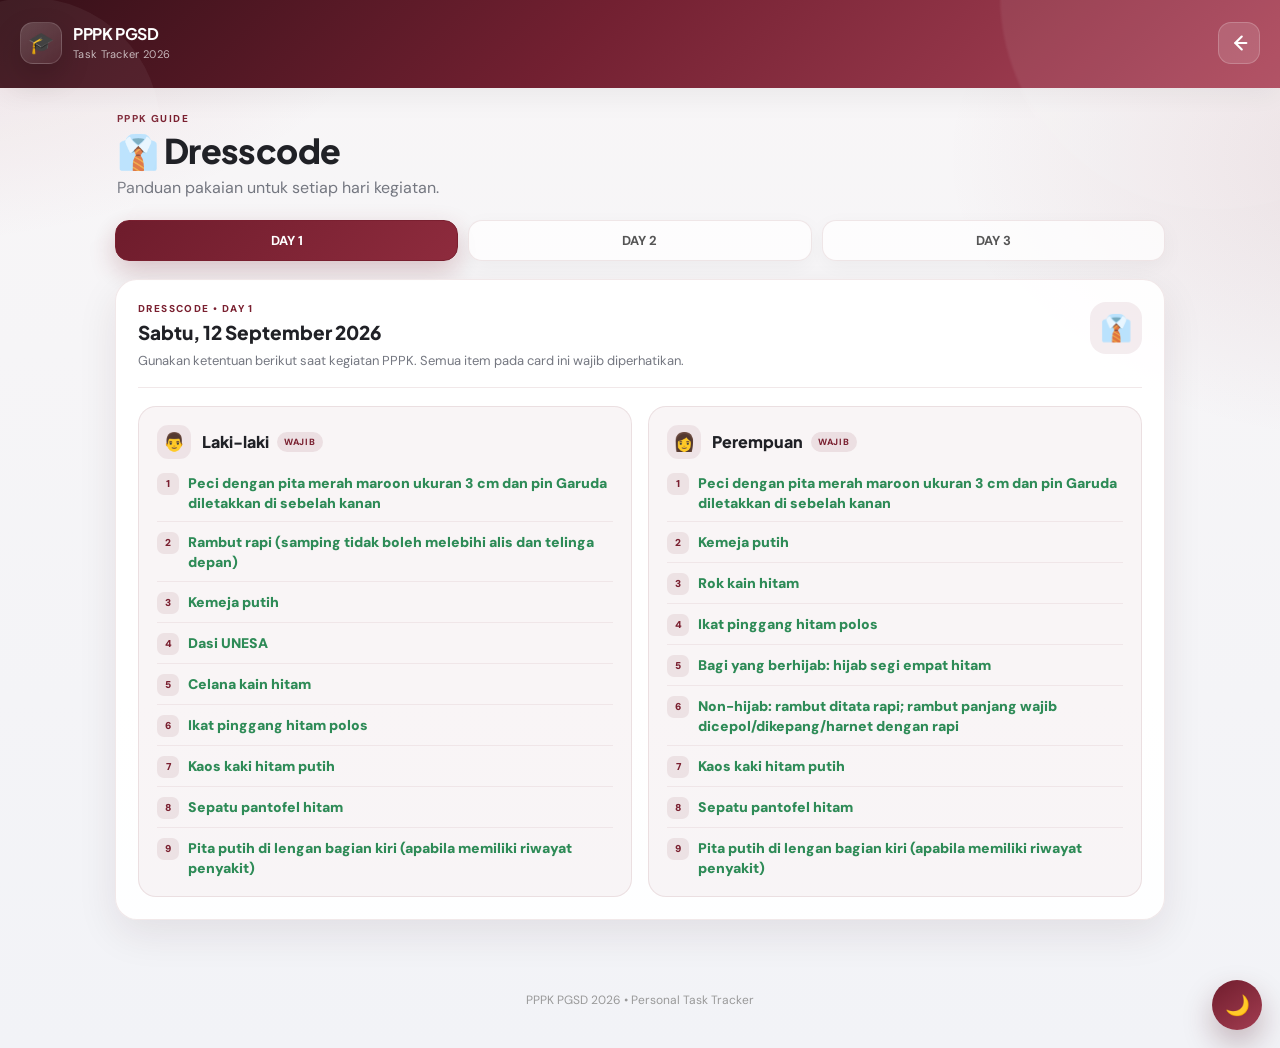
<file: dresscode.html>
<!DOCTYPE html><html lang="id"><head><meta charset="UTF-8"><meta name="viewport" content="width=device-width, initial-scale=1.0, viewport-fit=cover"><meta name="theme-color" content="#722031"><title>PPPK PGSD — Dresscode</title><link rel="preconnect" href="https://fonts.googleapis.com"><link rel="preconnect" href="https://fonts.gstatic.com" crossorigin><link href="https://fonts.googleapis.com/css2?family=DM+Sans:wght@400;500;600;700&family=Plus+Jakarta+Sans:wght@600;700;800&display=swap" rel="stylesheet"><link rel="stylesheet" href="style.css"></head><body data-page="dresscode"><header><div class="header-inner"><a class="back-home" href="index.html" aria-label="Kembali ke Beranda"><svg viewBox="0 0 24 24" aria-hidden="true"><path d="M15 5 8 12l7 7"/><path d="M8 12h12"/></svg><span>Beranda</span></a><a class="brand" href="index.html"><div class="logo">🎓</div><div><h1>PPPK PGSD</h1><p>Task Tracker 2026</p></div></a></div></header><main class="container"><section class="page-hero"><span class="eyebrow">PPPK GUIDE</span><h2>👔 Dresscode</h2><p>Panduan pakaian untuk setiap hari kegiatan.</p></section><section class="info-tabs" id="dressTabs"><button class="tab active" data-day="1">DAY 1</button><button class="tab" data-day="2">DAY 2</button><button class="tab" data-day="3">DAY 3</button></section><section id="dressContent"></section></main><footer>PPPK PGSD 2026 • Personal Task Tracker</footer><button id="darkButton" class="dark-button" onclick="toggleDarkMode()">🌙</button><script src="data.js"></script><script src="app.js"></script><script src="pppk-info.js"></script></body></html>
</file>
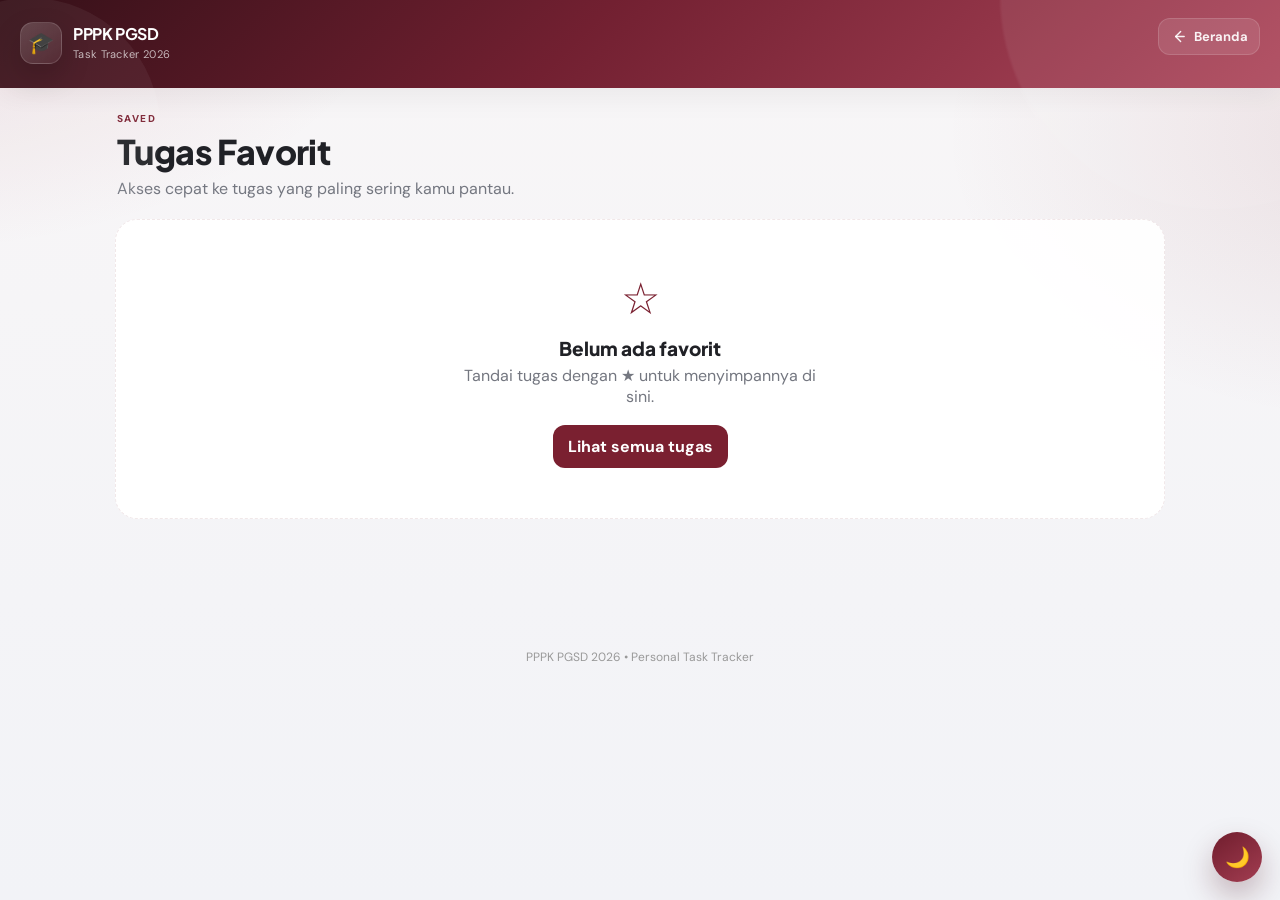
<file: favorit.html>
<!DOCTYPE html><html lang="id"><head><meta charset="UTF-8"><meta name="viewport" content="width=device-width, initial-scale=1.0, viewport-fit=cover"><meta name="theme-color" content="#722031"><meta name="description" content="PPPK PGSD 2026 — Personal Task Tracker"><title>PPPK PGSD — Favorit</title><link rel="preconnect" href="https://fonts.googleapis.com"><link rel="preconnect" href="https://fonts.gstatic.com" crossorigin><link href="https://fonts.googleapis.com/css2?family=DM+Sans:wght@400;500;600;700&family=Plus+Jakarta+Sans:wght@600;700;800&display=swap" rel="stylesheet"><link rel="stylesheet" href="style.css"></head><body data-page="favorites"><header><div class="header-inner"><a class="back-home" href="index.html" aria-label="Kembali ke Beranda"><svg viewBox="0 0 24 24" aria-hidden="true"><path d="M15 5 8 12l7 7"/><path d="M8 12h12"/></svg><span>Beranda</span></a><a class="brand" href="index.html"><div class="logo">🎓</div><div><h1>PPPK PGSD</h1><p>Task Tracker 2026</p></div></a></div></header><main class="container"><section class="page-hero"><span class="eyebrow">SAVED</span><h2>Tugas Favorit</h2><p>Akses cepat ke tugas yang paling sering kamu pantau.</p></section><section id="content"></section></main><div id="taskSheet" class="task-sheet" aria-hidden="true"><div class="sheet-backdrop" onclick="closeTaskSheet()"></div><div class="sheet-panel" role="dialog" aria-modal="true"><button class="sheet-close" onclick="closeTaskSheet()" aria-label="Tutup detail tugas">×</button><div class="sheet-grabber"></div><div id="sheetContent"></div></div></div><footer>PPPK PGSD 2026 • Personal Task Tracker</footer><button id="darkButton" class="dark-button" onclick="toggleDarkMode()" aria-label="Aktifkan mode gelap">🌙</button><script src="data.js"></script><script src="app.js"></script>
</body></html>
</file>
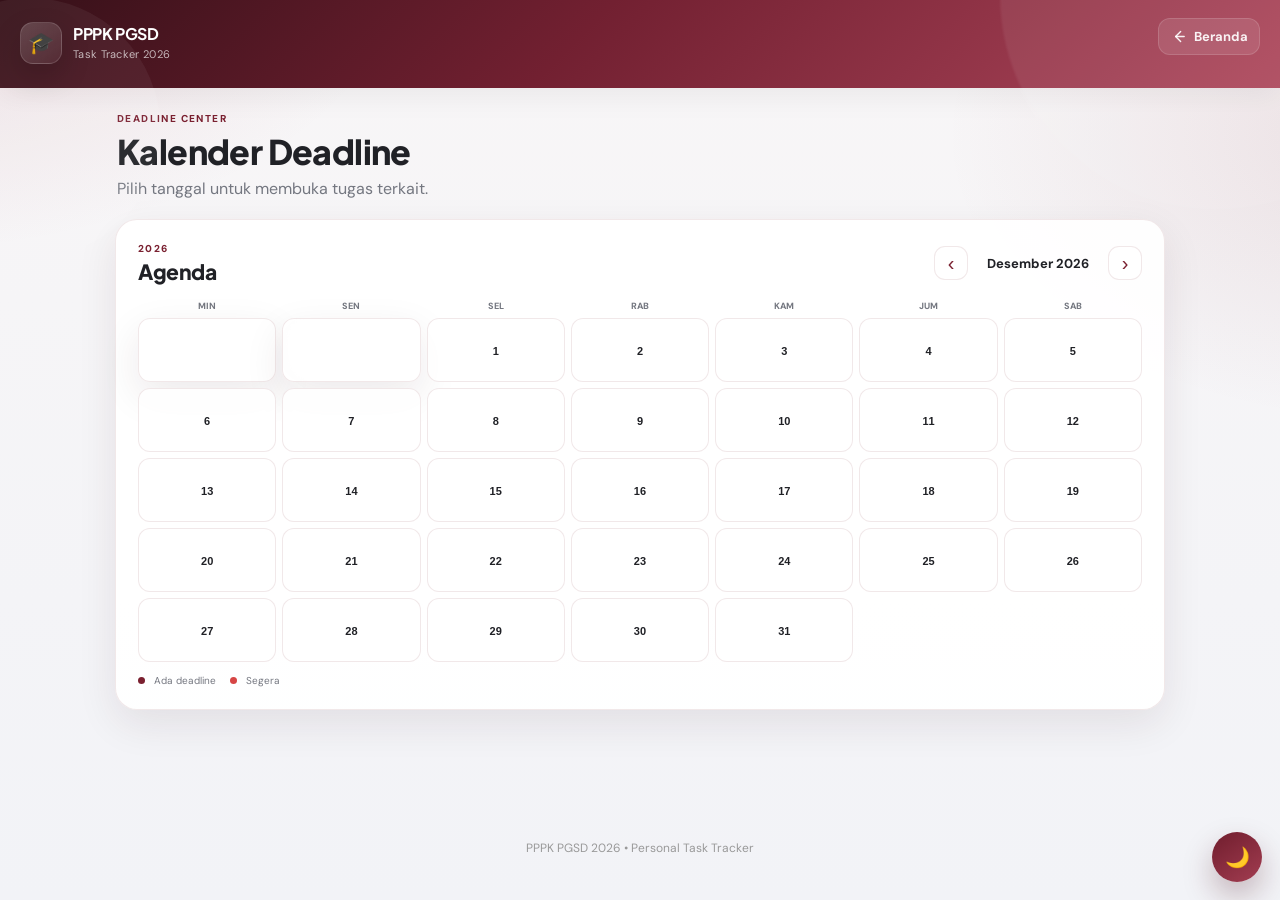
<file: kalender.html>
<!DOCTYPE html><html lang="id"><head><meta charset="UTF-8"><meta name="viewport" content="width=device-width, initial-scale=1.0, viewport-fit=cover"><meta name="theme-color" content="#722031"><meta name="description" content="PPPK PGSD 2026 — Personal Task Tracker"><title>PPPK PGSD — Kalender Deadline</title><link rel="preconnect" href="https://fonts.googleapis.com"><link rel="preconnect" href="https://fonts.gstatic.com" crossorigin><link href="https://fonts.googleapis.com/css2?family=DM+Sans:wght@400;500;600;700&family=Plus+Jakarta+Sans:wght@600;700;800&display=swap" rel="stylesheet"><link rel="stylesheet" href="style.css"></head><body data-page="calendar"><header><div class="header-inner"><a class="back-home" href="index.html" aria-label="Kembali ke Beranda"><svg viewBox="0 0 24 24" aria-hidden="true"><path d="M15 5 8 12l7 7"/><path d="M8 12h12"/></svg><span>Beranda</span></a><a class="brand" href="index.html"><div class="logo">🎓</div><div><h1>PPPK PGSD</h1><p>Task Tracker 2026</p></div></a></div></header><main class="container"><section class="page-hero"><span class="eyebrow">DEADLINE CENTER</span><h2>Kalender Deadline</h2><p>Pilih tanggal untuk membuka tugas terkait.</p></section><section class="calendar-panel full-calendar"><div class="section-heading"><div><span class="eyebrow">2026</span><h2>Agenda</h2></div><div class="calendar-nav"><button onclick="changeMonth(-1)" aria-label="Bulan sebelumnya">‹</button><strong id="calendarTitle"></strong><button onclick="changeMonth(1)" aria-label="Bulan berikutnya">›</button></div></div><div class="calendar-week"><span>Min</span><span>Sen</span><span>Sel</span><span>Rab</span><span>Kam</span><span>Jum</span><span>Sab</span></div><div id="calendarGrid" class="calendar-grid"></div><div class="calendar-legend"><span><i></i> Ada deadline</span><span><i class="urgent"></i> Segera</span></div><section id="selectedDayPanel" class="selected-day-panel" hidden><div class="selected-day-head"><div class="selected-day-date-wrap"><span class="selected-day-label">DEADLINE</span><h3 id="selectedDayTitle">Tanggal</h3></div><button type="button" id="selectedDayClose" class="selected-day-close" onclick="closeCalendarDay()" aria-label="Tutup daftar tugas">×</button></div><div id="selectedDayList" class="selected-day-list"></div></section></section></main><div id="taskSheet" class="task-sheet" aria-hidden="true"><div class="sheet-backdrop" onclick="closeTaskSheet()"></div><div class="sheet-panel" role="dialog" aria-modal="true"><button class="sheet-close" onclick="closeTaskSheet()" aria-label="Tutup detail tugas">×</button><div class="sheet-grabber"></div><div id="sheetContent"></div></div></div><footer>PPPK PGSD 2026 • Personal Task Tracker</footer><button id="darkButton" class="dark-button" onclick="toggleDarkMode()" aria-label="Aktifkan mode gelap">🌙</button><script src="data.js"></script><script src="app.js"></script>
</body></html>
</file>
<file: style.css>
*{box-sizing:border-box;margin:0;padding:0}
:root{
  --maroon:#7b1e2b;--dark:#42101a;--accent:#b34a5b;
  --light:#f9e9ed;--bg:#f5f6fa;--card:rgba(255,255,255,.92);
  --text:#202126;--muted:#747780;--green:#2e8b57;--greenbg:#e9f7ef;
  --yellow:#c88300;--yellowbg:#fff5d9;--red:#d64545;--redbg:#ffebeb;
  --border:rgba(123,30,43,.10);--shadow:0 14px 40px rgba(50,18,28,.09);
}
html{scroll-behavior:smooth}
body{
  font-family:"DM Sans",Arial,sans-serif;background:
  radial-gradient(circle at 15% 0%,rgba(179,74,91,.10),transparent 28%),
  radial-gradient(circle at 90% 20%,rgba(123,30,43,.08),transparent 25%),var(--bg);
  color:var(--text);min-height:100vh;transition:.3s;
}
header{
  position:relative;overflow:hidden;
  background:linear-gradient(135deg,#3f0f18 0%,#7b1e2b 52%,#a83c4e 100%);
  color:#fff;padding:28px 20px 105px;
}
header:before,header:after{content:"";position:absolute;border-radius:50%;background:rgba(255,255,255,.07);pointer-events:none}
header:before{width:260px;height:260px;right:-80px;top:-120px}
header:after{width:180px;height:180px;left:-70px;bottom:-100px}
.header-inner{max-width:1050px;margin:auto;position:relative;z-index:1}
.brand{display:flex;align-items:center;gap:12px}
.logo{width:50px;height:50px;border-radius:16px;background:rgba(255,255,255,.13);border:1px solid rgba(255,255,255,.14);display:flex;align-items:center;justify-content:center;font-size:25px;box-shadow:0 8px 24px rgba(0,0,0,.12)}
.brand h1,.hero h2{font-family:"Plus Jakarta Sans",Arial,sans-serif}
.brand h1{font-size:21px;letter-spacing:-.4px}.brand p{font-size:12px;opacity:.76}
.hero{margin-top:34px}.hero h2{font-size:31px;letter-spacing:-1px;margin-bottom:8px}.hero p{opacity:.82;font-size:14px}
.container{width:min(1050px,92%);margin:-62px auto 40px;position:relative;z-index:2}
.dashboard,.task-card,.empty{background:var(--card);border:1px solid var(--border);border-radius:22px;box-shadow:var(--shadow);backdrop-filter:blur(14px)}
.dashboard{padding:24px}
.progress-header{display:flex;justify-content:space-between;margin-bottom:12px;font-size:14px}
.progress-header span{color:var(--maroon);font-weight:800}
.progress-bar{height:12px;background:#eee;border-radius:20px;overflow:hidden}
.progress-fill{height:100%;width:0;background:linear-gradient(90deg,var(--maroon),#d2697b);border-radius:20px;transition:.4s}
.stats{display:grid;grid-template-columns:repeat(4,1fr);gap:12px;margin-top:18px}
.stat{background:rgba(247,247,250,.9);padding:15px;text-align:center;border-radius:16px;border:1px solid rgba(0,0,0,.04)}
.stat-number{font-size:23px;font-weight:800;color:var(--maroon);font-family:"Plus Jakarta Sans",Arial,sans-serif}.stat-label{font-size:11px;color:var(--muted);margin-top:4px}
.toolbar{display:grid;grid-template-columns:1fr 190px;gap:10px;margin-top:18px}.search-box{margin-top:0}.search-box input{width:100%;padding:14px 16px;border:1px solid var(--border);border-radius:14px;outline:none;background:rgba(255,255,255,.75);color:var(--text);font-family:inherit;font-size:14px;transition:.2s}
.search-box input:focus,.toolbar select:focus{border-color:rgba(123,30,43,.35);box-shadow:0 0 0 4px rgba(123,30,43,.07)}.toolbar select{width:100%;padding:14px 13px;border:1px solid var(--border);border-radius:14px;outline:none;background:rgba(255,255,255,.75);color:var(--text);font-family:inherit;font-size:13px}.favorite-btn{width:38px;height:38px;border:1px solid var(--border);border-radius:12px;background:rgba(255,255,255,.65);cursor:pointer;font-size:17px;flex:0 0 auto;transition:.2s}.favorite-btn:hover{transform:scale(1.06)}.favorite-btn.active{background:#fff4c9;border-color:#f0d77a}.task-card.favorite{border-color:rgba(200,131,0,.3)}
.tabs{display:flex;gap:10px;margin:25px 0 18px;overflow-x:auto;padding:2px 1px 5px;scrollbar-width:none}.tabs::-webkit-scrollbar{display:none}
.tab{border:1px solid var(--border);background:var(--card);color:#555;padding:12px 20px;border-radius:30px;cursor:pointer;white-space:nowrap;font-weight:700;font-family:inherit;box-shadow:0 5px 16px rgba(0,0,0,.04);transition:.2s}
.tab:hover{transform:translateY(-1px)}.tab.active{background:var(--maroon);border-color:var(--maroon);color:#fff;box-shadow:0 8px 20px rgba(123,30,43,.22)}
.category-title{margin:15px 0}.category-title h2{font-family:"Plus Jakarta Sans",Arial,sans-serif;font-size:22px;letter-spacing:-.4px}.category-title p{color:var(--muted);font-size:13px;margin-top:5px}
.task-card{margin-bottom:14px;overflow:hidden;transition:.22s}.task-card:hover{transform:translateY(-2px);box-shadow:0 18px 44px rgba(50,18,28,.12)}.task-card.completed{border-color:#cce8d5}
.task-main{display:flex;align-items:center;gap:14px;padding:18px}.main-check,.subtask-check{cursor:pointer;accent-color:var(--maroon)}.main-check{width:23px;height:23px}
.task-info{flex:1;cursor:pointer}.task-number{color:var(--maroon);font-weight:800;font-size:11px;letter-spacing:.5px;margin-bottom:3px}.task-title{font-weight:700;font-size:16px;line-height:1.4}.completed .task-title{text-decoration:line-through;color:var(--muted)}
.deadline{display:inline-block;margin-top:7px;padding:5px 9px;border-radius:20px;background:var(--light);color:var(--maroon);font-size:11px;font-weight:700}.deadline.soon{background:var(--yellowbg);color:var(--yellow)}.deadline.passed{background:var(--redbg);color:var(--red)}
.countdown{display:inline-block;margin-top:8px;padding:7px 10px;background:var(--yellowbg);color:var(--yellow);border-radius:9px;font-size:11px;font-weight:800}.arrow{color:#aaa;font-size:18px;cursor:pointer;transition:.2s}.open .arrow{transform:rotate(180deg)}
.details{display:none;padding:0 20px 20px 62px;color:var(--muted);font-size:14px;line-height:1.7}.open .details{display:block}.details ul,.details ol{margin:8px 0 10px 20px}.details strong{color:var(--text)}
.subtask-progress{margin-top:15px;padding:10px 12px;background:var(--light);color:var(--maroon);border-radius:10px;font-size:12px;font-weight:800}.subtask-container{display:flex;flex-direction:column;gap:10px;margin-top:12px}
.subtask{display:flex;align-items:center;gap:12px;padding:13px;background:var(--bg);border:1px solid var(--border);border-radius:12px}.subtask.done{background:var(--greenbg);border-color:#cce8d5}.subtask-check{width:20px;height:20px}.subtask-info{flex:1}.subtask-title{font-weight:700;font-size:14px}.subtask.done .subtask-title{text-decoration:line-through;color:var(--muted)}.subtask-date{font-size:11px;color:var(--muted);margin-top:4px}.subtask-status{font-size:9px;font-weight:800;padding:4px 7px;border-radius:8px;background:var(--light);color:var(--maroon)}.subtask.done .subtask-status{background:var(--greenbg);color:var(--green)}
.empty{padding:45px 20px;text-align:center;color:var(--muted)}.empty-icon{font-size:42px;margin-bottom:10px}
footer{text-align:center;padding:20px;color:#999;font-size:12px}
.dark-button{position:fixed;right:18px;bottom:18px;width:48px;height:48px;border:0;border-radius:50%;background:var(--maroon);color:white;font-size:20px;cursor:pointer;box-shadow:0 10px 25px rgba(0,0,0,.18);z-index:20;transition:.2s}.dark-button:hover{transform:translateY(-2px) scale(1.03)}
/* Notifikasi peringatan 10 detik */
.official-notice{position:fixed;top:18px;right:18px;width:min(390px,calc(100vw - 36px));display:flex;align-items:center;gap:12px;padding:14px 14px 16px;border:1px solid rgba(123,30,43,.18);border-radius:17px;background:rgba(255,250,251,.96);color:#3b2025;box-shadow:0 16px 45px rgba(48,12,20,.20);backdrop-filter:blur(16px);z-index:9999;animation:noticeIn .45s ease-out}
.official-notice .notice-icon{width:38px;height:38px;min-width:38px;border-radius:12px;display:flex;align-items:center;justify-content:center;background:#fff0f2;font-size:19px}
.official-notice strong{display:block;font-size:13px;font-weight:800;color:var(--maroon)}.official-notice small{display:block;margin-top:2px;color:#777;font-size:11px;line-height:1.35;padding-right:18px}
.official-notice button{position:absolute;top:7px;right:9px;border:0;background:transparent;color:#999;font-size:21px;line-height:1;cursor:pointer}
.notice-timer{position:absolute;left:0;bottom:0;height:3px;width:100%;background:linear-gradient(90deg,var(--maroon),#d2697b);transform-origin:left;animation:noticeTimer 10s linear forwards;border-radius:0 0 17px 17px}
.official-notice.hide{animation:noticeOut .45s ease-in forwards}
@keyframes noticeIn{from{opacity:0;transform:translateY(-15px) scale(.97)}to{opacity:1;transform:none}}
@keyframes noticeOut{to{opacity:0;transform:translateY(-12px) scale(.98)}}
@keyframes noticeTimer{from{transform:scaleX(1)}to{transform:scaleX(0)}}
body.dark{--bg:#141417;--card:rgba(34,34,38,.94);--text:#f4f4f4;--muted:#aaa;--border:#37373b}body.dark .subtask{background:#29292d}body.dark .stat{background:#29292d}body.dark .search-box input,body.dark .toolbar select{background:#29292d}body.dark .favorite-btn{background:#29292d}body.dark .official-notice{background:rgba(35,28,30,.97);color:#eee}.official-notice small{color:#bbb}
@media(max-width:600px){header{padding:22px 16px 88px}.hero h2{font-size:25px}.container{width:94%}.dashboard{padding:17px}.stats{grid-template-columns:repeat(2,1fr);gap:7px}.stat{padding:11px 5px}.toolbar{grid-template-columns:1fr;gap:8px}.stat-number{font-size:19px}.task-main{padding:15px}.details{padding:0 15px 18px 52px}.subtask{padding:11px}.subtask-status{display:none}.official-notice{top:12px;right:12px;width:calc(100vw - 24px)}}

/* ===== AESTHETIC PREMIUM UPGRADE ===== */
:root{
  --maroon:#7a2030;--maroon-2:#a63f53;--ink:#211b1e;--surface:rgba(255,255,255,.78);
  --shadow-soft:0 20px 60px rgba(55,17,27,.10);--shadow-hover:0 24px 70px rgba(55,17,27,.16);
}
body{background:
 radial-gradient(900px 500px at -10% -5%,rgba(166,63,83,.16),transparent 60%),
 radial-gradient(800px 500px at 110% 15%,rgba(122,32,48,.11),transparent 58%),
 linear-gradient(180deg,#f8f6f7 0%,#f2f3f7 100%);}
body:before{content:"";position:fixed;inset:0;pointer-events:none;opacity:.22;background-image:radial-gradient(rgba(122,32,48,.08) .7px,transparent .7px);background-size:18px 18px;z-index:-1}
header{padding:30px 20px 125px;background:linear-gradient(135deg,#351018 0%,#722031 45%,#ad465b 100%);box-shadow:inset 0 -1px rgba(255,255,255,.12)}
header:before{width:430px;height:430px;right:-150px;top:-220px;background:rgba(255,255,255,.07);filter:blur(1px)}
header:after{width:260px;height:260px;left:-100px;bottom:-170px;background:rgba(255,255,255,.055)}
.header-inner{max-width:1120px}.brand{gap:14px}.logo{width:54px;height:54px;border-radius:18px;font-size:26px;background:linear-gradient(145deg,rgba(255,255,255,.18),rgba(255,255,255,.06));box-shadow:0 12px 30px rgba(0,0,0,.16)}
.brand h1{font-size:22px}.brand p{letter-spacing:.3px}.hero{margin-top:42px;max-width:700px}.hero h2{font-size:36px;line-height:1.1}.hero p{font-size:14px}
.container{width:min(1120px,92%);margin:-78px auto 46px}.dashboard{padding:25px;border-radius:26px;box-shadow:var(--shadow-soft);background:rgba(255,255,255,.82)}
.progress-header{font-size:13px;letter-spacing:.2px}.progress-header span{font-size:15px}.progress-bar{height:13px;background:#ecebed;box-shadow:inset 0 1px 3px rgba(0,0,0,.05)}.progress-fill{background:linear-gradient(90deg,#721f30,#b94f66 65%,#d47b8d);box-shadow:0 0 18px rgba(166,63,83,.24)}
.stats{gap:13px;margin-top:20px}.stat{position:relative;overflow:hidden;padding:17px;border-radius:18px;background:linear-gradient(145deg,rgba(250,249,250,.95),rgba(244,244,247,.78));border:1px solid rgba(122,32,48,.07)}.stat:after{content:"";position:absolute;width:70px;height:70px;right:-35px;top:-35px;border-radius:50%;background:rgba(166,63,83,.06)}.stat-number{font-size:25px}.stat-label{text-transform:uppercase;letter-spacing:.7px;font-size:10px}
.toolbar{margin-top:20px;grid-template-columns:minmax(0,1fr) 210px}.search-box input,.toolbar select{border-radius:15px;background:rgba(255,255,255,.7);padding:14px 16px;box-shadow:0 5px 18px rgba(0,0,0,.025)}
.tabs{gap:8px;margin:28px 0 18px}.tab{padding:11px 18px;border-radius:14px;background:rgba(255,255,255,.72);box-shadow:0 7px 22px rgba(0,0,0,.045);font-size:13px}.tab.active{background:linear-gradient(135deg,#6e1c2c,#8e2b3d);box-shadow:0 10px 26px rgba(122,32,48,.24)}
.category-title{display:flex;align-items:end;justify-content:space-between;gap:20px;margin:19px 2px 14px}.category-title h2{font-size:23px}.category-title p{margin:0;text-align:right}
.task-card{margin-bottom:15px;border-radius:20px;background:rgba(255,255,255,.78);box-shadow:0 10px 35px rgba(40,18,24,.065);transition:transform .22s ease,box-shadow .22s ease,border-color .22s ease}.task-card:hover{transform:translateY(-3px);box-shadow:var(--shadow-hover)}.task-main{padding:19px;gap:14px}.main-check{width:22px;height:22px}.task-number{font-size:10px;letter-spacing:1px}.task-title{font-size:15.5px}.deadline{background:rgba(166,63,83,.08);padding:6px 10px}.countdown{background:rgba(200,131,0,.10);border:1px solid rgba(200,131,0,.08)}
.favorite-btn{width:40px;height:40px;border-radius:13px;background:rgba(255,255,255,.7);box-shadow:0 5px 14px rgba(0,0,0,.04)}.arrow{width:30px;height:30px;border-radius:10px;display:flex;align-items:center;justify-content:center;background:rgba(122,32,48,.055);color:var(--maroon);font-size:14px}.open .arrow{transform:rotate(180deg)}
.details{padding:0 20px 21px 60px}.subtask-progress{background:linear-gradient(90deg,rgba(166,63,83,.09),rgba(166,63,83,.035));border:1px solid rgba(166,63,83,.08)}.subtask{border-radius:14px;background:rgba(246,246,248,.75);transition:.2s}.subtask:hover{transform:translateX(2px);border-color:rgba(122,32,48,.16)}
.empty{border-radius:20px}.dark-button{width:50px;height:50px;background:linear-gradient(145deg,#701d2d,#a23d51);box-shadow:0 14px 30px rgba(74,17,29,.28)}
.official-notice{border-radius:18px;box-shadow:0 20px 55px rgba(48,12,20,.22)}
body.dark{--bg:#111114;--card:rgba(29,29,34,.9);--text:#f5f4f5;--muted:#a8a5aa;background:radial-gradient(800px 500px at 0 0,rgba(166,63,83,.16),transparent 60%),linear-gradient(180deg,#111114,#17171b)}body.dark:before{opacity:.10}body.dark .dashboard,body.dark .task-card{background:rgba(29,29,34,.88);box-shadow:0 20px 60px rgba(0,0,0,.24)}body.dark .stat,body.dark .subtask{background:rgba(43,43,49,.8)}body.dark .tab{background:rgba(35,35,40,.82);color:#eee}body.dark .search-box input,body.dark .toolbar select,body.dark .favorite-btn{background:#29292e;color:#eee}
@media(max-width:700px){header{padding:22px 16px 105px}.hero{margin-top:34px}.hero h2{font-size:28px}.container{width:94%;margin-top:-65px}.dashboard{padding:18px;border-radius:22px}.stats{grid-template-columns:repeat(2,1fr)}.category-title{display:block}.category-title p{text-align:left;margin-top:5px}.task-main{padding:16px}.details{padding:0 16px 18px 52px}.task-title{font-size:15px}.favorite-btn{width:38px;height:38px}.arrow{width:28px;height:28px}}
@media(prefers-reduced-motion:reduce){*,*:before,*:after{scroll-behavior:auto!important;transition:none!important;animation:none!important}}

/* ===== AESTHETIC PREMIUM MAX ===== */
.max-panel,.calendar-panel{margin-top:16px;padding:22px;border:1px solid var(--border);border-radius:24px;background:var(--card);box-shadow:var(--shadow-soft);backdrop-filter:blur(16px)}
.section-heading{display:flex;align-items:center;justify-content:space-between;gap:16px;margin-bottom:16px}.section-heading h2{font:800 20px/1.2 "Plus Jakarta Sans",Arial,sans-serif;letter-spacing:-.4px}.eyebrow{display:block;color:var(--maroon);font-size:9px;font-weight:900;letter-spacing:1.5px;margin-bottom:4px}.today-chip{padding:7px 10px;border-radius:999px;background:rgba(122,32,48,.07);color:var(--maroon);font-size:11px;font-weight:800}
.kpi-grid{display:grid;grid-template-columns:repeat(4,1fr);gap:11px}.kpi{min-height:112px;padding:16px;border-radius:18px;border:1px solid rgba(122,32,48,.07);background:linear-gradient(145deg,rgba(250,249,250,.94),rgba(242,243,247,.72));display:flex;gap:12px;align-items:flex-start;position:relative;overflow:hidden}.kpi:after{content:"";position:absolute;width:100px;height:100px;right:-55px;bottom:-55px;border-radius:50%;background:rgba(166,63,83,.07)}.kpi-icon{width:34px;height:34px;border-radius:11px;display:grid;place-items:center;background:rgba(122,32,48,.09);color:var(--maroon);font-weight:900}.kpi-label{display:block;color:var(--muted);font-size:9px;font-weight:800;text-transform:uppercase;letter-spacing:.7px}.kpi strong{display:block;margin-top:5px;font:800 24px/1 "Plus Jakarta Sans",Arial,sans-serif;color:var(--maroon)}.kpi small{display:block;margin-top:6px;color:var(--muted);font-size:10px;line-height:1.35}.kpi-main{background:linear-gradient(135deg,rgba(122,32,48,.10),rgba(255,255,255,.76))}
.calendar-panel{margin-top:16px}.calendar-nav{display:flex;align-items:center;gap:9px}.calendar-nav strong{min-width:120px;text-align:center;font-size:13px}.calendar-nav button{width:30px;height:30px;border:1px solid var(--border);border-radius:10px;background:rgba(255,255,255,.65);color:var(--maroon);font-size:20px;cursor:pointer}.calendar-week,.calendar-grid{display:grid;grid-template-columns:repeat(7,1fr);gap:6px}.calendar-week{margin-bottom:6px}.calendar-week span{text-align:center;color:var(--muted);font-size:9px;font-weight:800;text-transform:uppercase}.calendar-cell{min-height:48px;border:1px solid rgba(122,32,48,.06);border-radius:11px;background:rgba(247,247,250,.7);padding:7px;position:relative;cursor:default}.calendar-cell.muted{opacity:.32}.calendar-cell.today{outline:2px solid rgba(122,32,48,.22);outline-offset:-2px}.calendar-cell.has-deadline{background:rgba(166,63,83,.07);cursor:pointer}.calendar-date{font-size:10px;font-weight:800}.calendar-dots{display:flex;gap:3px;margin-top:7px}.calendar-dot{width:5px;height:5px;border-radius:50%;background:var(--maroon)}.calendar-dot.urgent{background:var(--yellow)}.calendar-dot.passed{background:var(--red)}.calendar-tooltip{position:absolute;left:6px;right:6px;bottom:calc(100% + 6px);z-index:8;padding:8px;border-radius:10px;background:#2a171c;color:white;font-size:9px;line-height:1.35;box-shadow:0 10px 25px rgba(0,0,0,.2);display:none}.calendar-cell:hover .calendar-tooltip{display:block}.calendar-legend{display:flex;gap:12px;flex-wrap:wrap;margin-top:12px;color:var(--muted);font-size:10px}.calendar-legend span{display:flex;align-items:center;gap:5px}.calendar-legend i{width:7px;height:7px;border-radius:50%;background:var(--maroon)}.calendar-legend i.urgent{background:var(--yellow)}.calendar-legend i.passed{background:var(--red)}
.check-pop{position:fixed;pointer-events:none;z-index:9998;font-size:20px;animation:checkPop .65s ease-out forwards}.task-card.checking{animation:cardCheck .45s ease-out}.subtask.done{animation:subtaskDone .35s ease-out}.progress-fill{position:relative}.progress-fill:after{content:"";position:absolute;inset:0;background:linear-gradient(110deg,transparent 15%,rgba(255,255,255,.5) 45%,transparent 75%);animation:progressShine 2.4s linear infinite}
@keyframes checkPop{0%{opacity:0;transform:translate(-50%,-20%) scale(.5)}35%{opacity:1;transform:translate(-50%,-70%) scale(1.2)}100%{opacity:0;transform:translate(-50%,-140%) scale(.8)}}@keyframes cardCheck{0%{transform:scale(1)}40%{transform:scale(1.012)}100%{transform:scale(1)}}@keyframes subtaskDone{0%{transform:scale(.98)}50%{transform:scale(1.015)}100%{transform:scale(1)}}@keyframes progressShine{from{transform:translateX(-100%)}to{transform:translateX(100%)}}
body.dark .max-panel,body.dark .calendar-panel{background:rgba(29,29,34,.88)}body.dark .kpi,body.dark .calendar-cell{background:rgba(43,43,49,.78)}body.dark .calendar-nav button{background:#29292e;color:#eee}.dark-button{bottom:20px}
@media(max-width:850px){.kpi-grid{grid-template-columns:repeat(2,1fr)}}
@media(max-width:600px){.max-panel,.calendar-panel{padding:16px;border-radius:20px}.kpi-grid{grid-template-columns:1fr 1fr;gap:8px}.kpi{min-height:100px;padding:12px;gap:8px}.kpi-icon{width:30px;height:30px}.kpi strong{font-size:20px}.kpi small{font-size:9px}.calendar-week,.calendar-grid{gap:4px}.calendar-cell{min-height:43px;padding:6px;border-radius:9px}.calendar-tooltip{display:none!important}.calendar-nav strong{min-width:105px;font-size:12px}.section-heading h2{font-size:18px}.today-chip{font-size:9px}}
@media(max-width:380px){.kpi-grid{grid-template-columns:1fr}.calendar-cell{min-height:39px}.calendar-date{font-size:9px}}
@media(prefers-reduced-motion:reduce){.progress-fill:after,.check-pop,.task-card.checking,.subtask.done{animation:none!important}}

/* ===== PREMIUM MAX v2 ===== */
:root{--ring:conic-gradient(var(--maroon) calc(var(--progress,0)*1%),rgba(123,30,43,.10) 0);--nav-h:72px}
.dashboard{position:sticky;top:14px;z-index:20;box-shadow:0 18px 55px rgba(50,18,28,.13);transition:box-shadow .3s,transform .3s}
.dashboard:after{content:"";position:absolute;inset:0;border-radius:22px;pointer-events:none;background:linear-gradient(120deg,rgba(255,255,255,.25),transparent 45%);opacity:.6}
.max-panel,.calendar-panel{background:var(--card);border:1px solid var(--border);border-radius:22px;box-shadow:var(--shadow);padding:22px;margin-top:18px;backdrop-filter:blur(14px)}
.section-heading{display:flex;align-items:center;justify-content:space-between;gap:12px;margin-bottom:16px}.eyebrow{font-size:10px;letter-spacing:1.4px;font-weight:800;color:var(--maroon)}.section-heading h2{font-family:"Plus Jakarta Sans",Arial,sans-serif;font-size:21px;letter-spacing:-.5px;margin-top:3px}.today-chip{font-size:11px;font-weight:700;background:var(--light);color:var(--maroon);padding:8px 11px;border-radius:999px}
.kpi-grid{display:grid;grid-template-columns:repeat(4,1fr);gap:12px}.kpi{min-height:100px;padding:16px;border:1px solid var(--border);border-radius:18px;background:rgba(255,255,255,.55);display:flex;align-items:center;gap:12px;transition:transform .25s,box-shadow .25s}.kpi:hover{transform:translateY(-3px);box-shadow:0 14px 30px rgba(50,18,28,.08)}.kpi-main{background:linear-gradient(135deg,rgba(123,30,43,.10),rgba(255,255,255,.62))}.kpi-icon{width:40px;height:40px;border-radius:13px;display:grid;place-items:center;background:var(--light);color:var(--maroon);font-size:18px;font-weight:800}.kpi-label{display:block;color:var(--muted);font-size:10px;font-weight:700;text-transform:uppercase;letter-spacing:.5px}.kpi strong{display:block;font-family:"Plus Jakarta Sans",Arial,sans-serif;font-size:21px;margin:3px 0}.kpi small{display:block;color:var(--muted);font-size:10px;line-height:1.3}
.progress-header{align-items:center}.progress-header>div{display:flex;align-items:center;gap:14px}.progress-ring{--progress:0;width:56px;height:56px;border-radius:50%;background:var(--ring);display:grid;place-items:center;flex:none;box-shadow:inset 0 0 0 1px rgba(123,30,43,.05)}.progress-ring:after{content:"";width:42px;height:42px;border-radius:50%;background:var(--card);grid-area:1/1}.progress-ring span{grid-area:1/1;z-index:1;font-size:11px;font-weight:800;color:var(--maroon)}
.task-card{position:relative;will-change:transform;transition:transform .28s cubic-bezier(.2,.8,.2,1),box-shadow .28s,border-color .28s;animation:cardIn .42s both}.task-card:nth-child(2){animation-delay:.03s}.task-card:nth-child(3){animation-delay:.06s}.task-card:nth-child(4){animation-delay:.09s}.task-card:nth-child(5){animation-delay:.12s}.task-card:nth-child(6){animation-delay:.15s}.task-card:hover{transform:translateY(-4px) scale(1.002)}.task-card.checking{animation:cardCheck .5s ease}.task-card.completed{background:linear-gradient(135deg,var(--card),rgba(233,247,239,.72))}.task-card.completed:before{content:"";position:absolute;left:0;top:0;bottom:0;width:4px;background:var(--green)}
.deadline{transition:.25s}.deadline.urgent{background:var(--redbg);color:var(--red);animation:pulseUrgent 2.4s infinite}.deadline.soon{background:var(--yellowbg);color:var(--yellow)}.deadline.passed{background:#eee;color:#888;text-decoration:line-through}.deadline-status{display:inline-flex;align-items:center;gap:5px;margin-top:6px;font-size:10px;font-weight:800}.deadline-status.today{color:var(--red)}.deadline-status.soon{color:var(--yellow)}.deadline-status.future{color:var(--green)}.deadline-status.passed{color:#888}
.calendar-nav{display:flex;align-items:center;gap:10px}.calendar-nav button{width:34px;height:34px;border:1px solid var(--border);background:rgba(255,255,255,.7);border-radius:11px;cursor:pointer;font-size:20px;line-height:1;transition:.2s}.calendar-nav button:hover{transform:scale(1.07);background:var(--light);color:var(--maroon)}.calendar-grid{display:grid;grid-template-columns:repeat(7,1fr);gap:6px}.calendar-cell{min-height:64px;border:1px solid transparent;border-radius:13px;padding:8px;position:relative;cursor:default;transition:.2s}.calendar-cell.has-deadline{cursor:pointer;background:rgba(123,30,43,.035);border-color:rgba(123,30,43,.07)}.calendar-cell.has-deadline:hover{transform:translateY(-2px);background:rgba(123,30,43,.08);box-shadow:0 8px 18px rgba(50,18,28,.08)}.calendar-cell.today .calendar-date{width:26px;height:26px;border-radius:9px;background:var(--maroon);color:#fff;display:grid;place-items:center}.calendar-date{font-size:11px;font-weight:800}.calendar-cell.muted{opacity:.3}.calendar-dots{display:flex;gap:3px;margin-top:9px}.calendar-dot{width:6px;height:6px;border-radius:50%;background:var(--maroon)}.calendar-dot.urgent{background:var(--red)}.calendar-dot.passed{background:#aaa}.calendar-tooltip{position:absolute;left:8px;right:8px;bottom:calc(100% + 6px);padding:8px 9px;background:#24242a;color:#fff;border-radius:10px;font-size:9px;line-height:1.4;opacity:0;pointer-events:none;transform:translateY(4px);transition:.2s;z-index:30;box-shadow:0 12px 30px rgba(0,0,0,.2)}.calendar-cell:hover .calendar-tooltip{opacity:1;transform:none}.calendar-legend{display:flex;gap:14px;flex-wrap:wrap;margin-top:12px;color:var(--muted);font-size:10px}.calendar-legend i{display:inline-block;width:7px;height:7px;border-radius:50%;background:var(--maroon);margin-right:4px}.calendar-legend i.urgent{background:var(--red)}.calendar-legend i.passed{background:#aaa}
.bottom-nav{display:none}.nav-item{border:0;background:none;color:var(--muted);font:700 10px "DM Sans",sans-serif;display:flex;flex-direction:column;align-items:center;gap:4px;padding:7px 8px;min-width:64px}.nav-item span:first-child{font-size:18px}.nav-item.active{color:var(--maroon)}
.check-pop{position:fixed;z-index:9999;width:28px;height:28px;border-radius:50%;background:var(--green);color:#fff;display:grid;place-items:center;font-weight:900;pointer-events:none;animation:popCheck .7s ease forwards;transform:translate(-50%,-50%)}
@keyframes cardIn{from{opacity:0;transform:translateY(10px)}to{opacity:1;transform:none}}@keyframes cardCheck{0%{transform:scale(1)}35%{transform:scale(1.015)}70%{transform:scale(.997)}100%{transform:scale(1)}}@keyframes popCheck{0%{opacity:0;transform:translate(-50%,-50%) scale(.3)}30%{opacity:1;transform:translate(-50%,-60%) scale(1.1)}100%{opacity:0;transform:translate(-50%,-110%) scale(.7)}}@keyframes pulseUrgent{0%,100%{box-shadow:0 0 0 0 rgba(214,69,69,0)}50%{box-shadow:0 0 0 4px rgba(214,69,69,.08)}}
body.dark .kpi,body.dark .calendar-cell.has-deadline{background:rgba(255,255,255,.035)}body.dark .calendar-nav button,body.dark .search-box input,body.dark .toolbar select,body.dark .favorite-btn{background:rgba(255,255,255,.06);color:var(--text)}body.dark .progress-ring:after{background:#191a1f}
@media(max-width:760px){
  body{padding-bottom:calc(var(--nav-h) + env(safe-area-inset-bottom) + 10px)}header{padding:22px 16px 88px}.hero{margin-top:26px}.hero h2{font-size:27px}.container{width:94%;margin:-54px auto 25px}.dashboard{top:8px;padding:17px;border-radius:20px}.stats{grid-template-columns:repeat(2,1fr)}.toolbar{grid-template-columns:1fr}.kpi-grid{grid-template-columns:repeat(2,1fr)}.kpi{min-height:90px;padding:13px}.kpi-icon{width:35px;height:35px;font-size:16px}.kpi strong{font-size:18px}.max-panel,.calendar-panel{padding:17px;border-radius:20px}.section-heading h2{font-size:18px}.calendar-cell{min-height:55px;padding:6px}.calendar-tooltip{display:none}.tabs{padding-bottom:3px}.bottom-nav{position:fixed;display:flex;justify-content:space-around;align-items:center;left:10px;right:10px;bottom:calc(7px + env(safe-area-inset-bottom));height:var(--nav-h);z-index:100;background:rgba(255,255,255,.9);border:1px solid var(--border);border-radius:22px;box-shadow:0 16px 45px rgba(20,15,20,.18);backdrop-filter:blur(18px)}.dark-button{bottom:calc(var(--nav-h) + 20px + env(safe-area-inset-bottom))}.nav-item.active{background:var(--light);border-radius:15px}.nav-item:active{transform:scale(.94)}
}
@media(max-width:430px){.kpi-grid{grid-template-columns:1fr 1fr;gap:8px}.kpi{gap:8px}.kpi small{font-size:9px}.kpi-label{font-size:9px}.progress-ring{width:48px;height:48px}.progress-ring:after{width:36px;height:36px}.calendar-grid{gap:3px}.calendar-cell{min-height:49px;padding:5px}.calendar-date{font-size:10px}}
@media(prefers-reduced-motion:reduce){*,*:before,*:after{animation-duration:.001ms!important;animation-iteration-count:1!important;scroll-behavior:auto!important;transition-duration:.001ms!important}}

/* ===== PREMIUM MAX v3 FINISHING ===== */
:root{--ease:cubic-bezier(.2,.75,.2,1);--glass:rgba(255,255,255,.72)}
.dashboard{top:10px;overflow:hidden}.dashboard:before{content:"";position:absolute;inset:-60% auto auto -10%;width:55%;height:160%;background:linear-gradient(100deg,transparent,rgba(255,255,255,.26),transparent);transform:rotate(12deg);pointer-events:none;animation:dashboardShimmer 7s ease-in-out infinite}
.progress-ring{position:relative;transition:--progress .8s var(--ease);box-shadow:0 8px 22px rgba(123,30,43,.10)}
.progress-ring span{font-family:"Plus Jakarta Sans",Arial,sans-serif}
.kpi{position:relative;overflow:hidden}.kpi:after{content:"";position:absolute;inset:auto -25% -65% auto;width:110px;height:110px;border-radius:50%;background:rgba(123,30,43,.045);pointer-events:none}
.task-card{transform-origin:center;isolation:isolate}.task-card:after{content:"";position:absolute;inset:0;background:linear-gradient(120deg,rgba(255,255,255,.18),transparent 35%);opacity:0;transition:opacity .3s;pointer-events:none}.task-card:hover:after{opacity:1}.task-card .main-check{transition:transform .2s var(--ease)}.task-card .main-check:checked{transform:scale(1.08)}
.deadline-status{padding:4px 8px;border-radius:999px;background:rgba(46,139,87,.08)}.deadline-status.today{background:var(--redbg)}.deadline-status.soon{background:var(--yellowbg)}.deadline-status.passed{background:#eee}.deadline-status.future{background:var(--greenbg)}
.calendar-cell.has-deadline{outline:0}.calendar-cell.selected{border-color:var(--maroon);box-shadow:0 0 0 3px rgba(123,30,43,.08);transform:translateY(-2px)}
.sheet-backdrop{position:absolute;inset:0;background:rgba(20,12,16,.48);backdrop-filter:blur(6px)}.task-sheet{position:fixed;inset:0;z-index:10000;display:none;align-items:flex-end}.task-sheet.show{display:flex}.sheet-panel{position:relative;width:min(720px,100%);max-height:min(82vh,760px);overflow:auto;margin:auto auto 0;background:var(--card);border:1px solid var(--border);border-radius:28px 28px 0 0;padding:18px 20px calc(24px + env(safe-area-inset-bottom));box-shadow:0 -25px 80px rgba(20,12,16,.28);animation:sheetUp .38s var(--ease)}.sheet-grabber{width:42px;height:5px;border-radius:99px;background:#c9c9cd;margin:0 auto 12px}.sheet-close{position:absolute;right:16px;top:14px;width:36px;height:36px;border:0;border-radius:50%;background:rgba(0,0,0,.05);font-size:24px;cursor:pointer;color:var(--muted)}.sheet-title{font:800 21px/1.25 "Plus Jakarta Sans",Arial,sans-serif;margin:5px 0 8px}.sheet-meta{display:flex;gap:7px;flex-wrap:wrap;margin:8px 0 14px}.sheet-meta span{padding:6px 9px;border-radius:999px;background:var(--light);color:var(--maroon);font-size:10px;font-weight:800}.sheet-body{color:var(--muted);font-size:14px;line-height:1.7}.sheet-body strong{color:var(--text)}
@keyframes sheetUp{from{opacity:0;transform:translateY(35px)}to{opacity:1;transform:none}}@keyframes dashboardShimmer{0%,55%{transform:translateX(-130%) rotate(12deg)}75%,100%{transform:translateX(260%) rotate(12deg)}}
body.dark .sheet-close{background:rgba(255,255,255,.08);color:#eee}
@media(max-width:760px){.sheet-panel{width:100%;max-height:86vh}.dashboard{top:6px}.task-card:hover{transform:translateY(-2px)}}
@media(prefers-reduced-motion:reduce){.dashboard:before{animation:none}.sheet-panel{animation:none}}

/* ===== MAX v3.1 — MOBILE APP POLISH ===== */
/* Progress stays in the normal document flow; it must scroll away with content. */
.dashboard{position:relative!important;top:auto!important;z-index:2!important;box-shadow:var(--shadow-soft)!important}
.dashboard:after{border-radius:inherit}
.progress-header{gap:16px}
.progress-header>div{min-width:0}
.progress-header strong{font:800 16px/1.2 "Plus Jakarta Sans",Arial,sans-serif;letter-spacing:-.25px}
.progress-header strong:after{content:"Pantau checklist dan deadline kamu";display:block;margin-top:5px;font:500 11px/1.35 "DM Sans",Arial,sans-serif;color:var(--muted)}
.progress-header>span{font:800 20px/1 "Plus Jakarta Sans",Arial,sans-serif}
.progress-ring{width:64px;height:64px}
.progress-ring:after{width:48px;height:48px}
.progress-ring span{font-size:12px}
.progress-bar{height:10px;margin-top:14px}
.stats{margin-top:14px}
.stat{min-height:76px;display:flex;flex-direction:column;justify-content:center}

/* Real vector icons instead of text glyphs/emojis. */
.nav-icon{width:24px;height:24px;display:grid;place-items:center}
.nav-icon svg{width:23px;height:23px;fill:none;stroke:currentColor;stroke-width:1.8;stroke-linecap:round;stroke-linejoin:round}
.nav-item:last-child .nav-icon svg{fill:none}
.nav-item{position:relative;min-width:72px;gap:5px;padding:8px 9px;border-radius:16px;transition:transform .2s ease,color .2s ease,background .2s ease}
.nav-item span:last-child{font-size:10px;letter-spacing:.1px}
.nav-item.active{background:linear-gradient(180deg,rgba(122,32,48,.12),rgba(122,32,48,.07));color:var(--maroon)}
.nav-item.active:before{content:"";position:absolute;top:5px;left:50%;width:20px;height:3px;border-radius:99px;background:var(--maroon);transform:translateX(-50%)}
.nav-item:focus-visible{outline:3px solid rgba(122,32,48,.18);outline-offset:2px}

@media(max-width:760px){
  .container{margin-top:-42px!important}
  .dashboard{margin-bottom:18px!important}
  .bottom-nav{left:8px!important;right:8px!important;bottom:calc(7px + env(safe-area-inset-bottom))!important;height:76px!important;padding:7px 8px!important;border-radius:24px!important}
  .nav-item.active{background:linear-gradient(180deg,rgba(122,32,48,.12),rgba(122,32,48,.06))!important}
  .nav-item.active:before{top:4px}
  .dark-button{right:16px!important;bottom:calc(92px + env(safe-area-inset-bottom))!important;width:46px!important;height:46px!important}
}
@media(max-width:430px){
  .dashboard{padding:16px!important}
  .progress-header>div{gap:11px}
  .progress-ring{width:54px;height:54px}
  .progress-ring:after{width:40px;height:40px}
  .progress-header strong{font-size:14px}
  .progress-header strong:after{font-size:9px}
  .progress-header>span{font-size:18px}
  .stat{min-height:70px}
  .stat-number{font-size:18px}
  .nav-item{min-width:65px;padding-left:6px;padding-right:6px}
  .nav-icon{width:22px;height:22px}.nav-icon svg{width:21px;height:21px}
}
/* ===== MULTI-PAGE APP ARCHITECTURE ===== */
body{padding-bottom:24px}.brand{text-decoration:none;color:inherit;display:flex;align-items:center;gap:12px}.brand:hover{color:inherit}.page-hero{padding:8px 2px 22px}.page-hero h2{font:800 clamp(24px,4vw,34px)/1.15 "Plus Jakarta Sans",sans-serif;letter-spacing:-.6px;margin:7px 0}.page-hero p{color:var(--muted);margin:0}.progress-summary{display:flex;align-items:center;gap:14px}.progress-summary p{margin:5px 0 0;color:var(--muted);font-size:11px}.quick-actions{display:grid;grid-template-columns:repeat(3,minmax(0,1fr));gap:12px;margin:16px 0 28px}.quick-card{display:flex;align-items:center;gap:11px;padding:16px;border:1px solid var(--border);background:var(--card);border-radius:18px;color:var(--text);text-decoration:none;box-shadow:var(--shadow-soft);transition:.25s}.quick-card:hover{transform:translateY(-3px);box-shadow:var(--shadow)}.quick-card>span{width:38px;height:38px;border-radius:13px;background:var(--light);display:grid;place-items:center;color:var(--maroon);font-weight:900}.quick-card div{flex:1}.quick-card strong,.quick-card small{display:block}.quick-card small{color:var(--muted);font-size:10px;margin-top:3px}.task-toolbar{display:grid;grid-template-columns:1fr 190px;gap:10px;margin:8px 0 14px}.task-toolbar .search-box input,.task-toolbar select{width:100%;height:50px;border:1px solid var(--border);border-radius:16px;background:var(--card);padding:0 15px;color:var(--text);font:500 14px "DM Sans"}.full-calendar{margin-top:0}.folder-icon{width:23px;min-width:23px;text-align:center;font-size:24px;color:var(--maroon)}.empty-state{padding:50px 20px;text-align:center;border:1px dashed var(--border);border-radius:22px;background:var(--card)}.empty-icon{font-size:44px;color:var(--maroon);margin-bottom:8px}.empty-state h3{margin:0 0 5px;font:800 19px "Plus Jakarta Sans"}.empty-state p{margin:0 auto 18px;max-width:360px;color:var(--muted)}.primary-link{display:inline-block;padding:11px 15px;border-radius:12px;background:var(--maroon);color:#fff;text-decoration:none;font-weight:700}.category-title.compact{margin-top:18px}.bottom-nav{display:flex;position:fixed;left:50%;transform:translateX(-50%);bottom:10px;width:min(720px,calc(100% - 20px));height:72px;z-index:100;background:rgba(255,255,255,.9);border:1px solid var(--border);border-radius:24px;box-shadow:0 16px 45px rgba(20,15,20,.18);backdrop-filter:blur(18px);align-items:center;justify-content:space-around;padding:6px 8px}.nav-item{position:relative;min-width:80px;text-decoration:none;color:var(--muted);font:700 10px "DM Sans";display:flex;flex-direction:column;align-items:center;gap:5px;padding:8px 9px;border-radius:16px;transition:.2s}.nav-item.active{color:var(--maroon);background:linear-gradient(180deg,rgba(122,32,48,.12),rgba(122,32,48,.06))}.nav-item.active:before{content:"";position:absolute;top:4px;left:50%;width:20px;height:3px;border-radius:99px;background:var(--maroon);transform:translateX(-50%)}footer{padding-bottom:92px}.calendar-cell{border:1px solid var(--border);background:var(--card);color:var(--text);position:relative;cursor:pointer;border-radius:12px}.calendar-cell.has-deadline{box-shadow:inset 0 -3px 0 var(--maroon)}.calendar-cell.urgent{box-shadow:inset 0 -3px 0 var(--red)}.calendar-cell:active{transform:scale(.96)}.calendar-dot{width:7px;height:7px;background:var(--maroon);border-radius:50%;display:block;margin:4px auto 0}.calendar-count{position:absolute;right:5px;top:4px;font-size:8px;font-weight:800;color:var(--maroon)}body.dark .bottom-nav{background:rgba(28,28,33,.9)}body.dark .quick-card,body.dark .task-toolbar .search-box input,body.dark .task-toolbar select{background:var(--card)}
@media(max-width:760px){body{padding-bottom:104px}.container{width:94%;margin:22px auto}.home-dashboard{margin-top:4px}.quick-actions{grid-template-columns:1fr}.quick-card{padding:14px}.task-toolbar{grid-template-columns:1fr}.bottom-nav{bottom:calc(7px + env(safe-area-inset-bottom));height:76px}.nav-item{min-width:65px}.page-hero{padding-top:2px}.full-calendar{padding:17px}.calendar-cell{min-height:58px}.calendar-week{font-size:9px}}
@media(min-width:761px){.bottom-nav{width:520px}.container{max-width:980px}.task-card{max-width:920px;margin-left:auto;margin-right:auto}}

/* ===== NAVIGATION POLISH v2 ===== */
.header-inner{position:relative;display:flex;align-items:center;justify-content:space-between;gap:14px}
.back-home{display:inline-flex;align-items:center;gap:7px;position:absolute;right:0;top:2px;padding:9px 12px;border-radius:13px;color:rgba(255,255,255,.92);background:rgba(255,255,255,.10);border:1px solid rgba(255,255,255,.14);text-decoration:none;font:700 12px "DM Sans",sans-serif;transition:transform .2s ease,background .2s ease}
.back-home:hover{transform:translateY(-1px);background:rgba(255,255,255,.16)}
.back-home svg{width:17px;height:17px}
.nav-item{min-width:86px;gap:4px;padding:7px 10px 8px}
.nav-icon{width:27px;height:27px;display:grid;place-items:center;border-radius:10px;transition:transform .2s ease,background .2s ease}
.nav-icon svg{width:22px;height:22px;display:block}
.nav-item.active .nav-icon{background:rgba(114,32,49,.10);transform:translateY(-1px)}
.nav-item:active .nav-icon{transform:scale(.92)}
@media(max-width:760px){.header-inner{padding-right:0}.back-home{top:0;right:0;padding:8px 10px}.back-home span{font-size:11px}.brand{padding-right:82px}.nav-item{min-width:67px;padding-left:6px;padding-right:6px}.nav-icon{width:28px;height:27px}.nav-icon svg{width:21px;height:21px}}
@media(max-width:430px){.back-home span{display:none}.back-home{width:36px;height:36px;justify-content:center;padding:0;border-radius:11px}.brand{padding-right:48px}.nav-item{min-width:62px}.nav-item>span:last-child{font-size:9px}}

/* ===== Premium v2.2 polish ===== */
:root{--page-max:1120px;--header-h:78px;--nav-h:76px}
html{scroll-behavior:smooth}
body{animation:pageIn .34s ease both;padding-bottom:calc(var(--nav-h) + 28px)}
@keyframes pageIn{from{opacity:0;transform:translateY(8px)}to{opacity:1;transform:none}}
header{position:sticky;top:0;z-index:40;backdrop-filter:blur(18px);-webkit-backdrop-filter:blur(18px);box-shadow:0 8px 30px rgba(0,0,0,.06)}
.header-inner{min-height:var(--header-h);max-width:var(--page-max);margin:auto;padding:10px 20px;display:flex;align-items:center;gap:12px}
.brand{display:flex;align-items:center;gap:11px;text-decoration:none;min-width:0}
.brand .logo{width:42px;height:42px;display:grid;place-items:center;border-radius:13px;font-size:21px;flex:none}
.brand h1{font-size:16px;line-height:1.15;margin:0}.brand p{font-size:11px;margin:3px 0 0;opacity:.68}
.back-home{display:inline-flex;align-items:center;gap:7px;text-decoration:none;font-weight:700;font-size:13px;padding:9px 11px;border-radius:12px;margin-right:auto;transition:.2s ease}
.back-home svg{width:17px;height:17px;fill:none;stroke:currentColor;stroke-width:2;stroke-linecap:round;stroke-linejoin:round}
.back-home:hover{transform:translateX(-2px);background:rgba(114,32,49,.08)}
body[data-page="home"] .header-inner{justify-content:flex-start}.page-hero{animation:rise .45s ease both}
@keyframes rise{from{opacity:0;transform:translateY(12px)}to{opacity:1;transform:none}}
.bottom-nav{position:fixed;left:50%;bottom:max(10px,env(safe-area-inset-bottom));transform:translateX(-50%);z-index:100;width:min(94vw,560px);height:66px;display:grid;grid-template-columns:repeat(4,1fr);padding:6px;border:1px solid rgba(255,255,255,.55);border-radius:22px;background:rgba(255,255,255,.82);backdrop-filter:blur(22px);-webkit-backdrop-filter:blur(22px);box-shadow:0 16px 42px rgba(30,20,25,.18)}
.nav-item{position:relative;display:flex;flex-direction:column;align-items:center;justify-content:center;gap:3px;border-radius:17px;text-decoration:none;font-size:10px;font-weight:700;opacity:.65;transition:transform .2s ease,opacity .2s ease,background .2s ease}
.nav-item .nav-icon{width:25px;height:25px;display:grid;place-items:center}.nav-item .nav-icon svg{width:21px;height:21px;display:block}
.nav-item:hover{opacity:1;transform:translateY(-2px)}
.nav-item.active{opacity:1;background:rgba(114,32,49,.10);transform:translateY(-1px)}
.nav-item.active:before{content:"";position:absolute;top:2px;width:20px;height:3px;border-radius:99px;background:currentColor}
.nav-item.active .nav-icon{transform:scale(1.06)}
footer{padding-bottom:8px}
.dark-button{z-index:90}
@media(max-width:600px){
 :root{--header-h:68px}
 .header-inner{padding:8px 14px}.brand .logo{width:38px;height:38px;border-radius:12px}
 .brand h1{font-size:14px}.brand p{font-size:10px}
 .back-home{padding:8px;border-radius:11px;font-size:0;margin-right:2px}.back-home svg{width:19px;height:19px}
 body[data-page="home"] .header-inner .brand{margin-left:0}
 .bottom-nav{height:64px;border-radius:20px;width:min(94vw,430px)}
 .nav-item{font-size:9px}.nav-item .nav-icon svg{width:20px;height:20px}
}
@media(prefers-reduced-motion:reduce){html{scroll-behavior:auto}body,.page-hero{animation:none}.nav-item,.back-home{transition:none}}


/* ===== FINAL FIX: non-sticky home progress + 10s notice ===== */
header{position:relative!important;top:auto!important;z-index:10!important}
body[data-page="home"] .container{margin:18px auto 46px!important;position:relative;z-index:2}
body[data-page="home"] .dashboard{position:relative!important;top:auto!important;z-index:2!important}
.official-notice{animation:none!important;opacity:0;transform:translateY(-10px) scale(.98);pointer-events:none}
.official-notice.show{animation:noticeIn .38s ease-out forwards!important;pointer-events:auto}
.official-notice.hide{animation:noticeOut .38s ease-in forwards!important;pointer-events:none}
.official-notice .notice-timer{display:block;transform:scaleX(1);animation:noticeTimer 10s linear forwards}
@media(max-width:760px){body[data-page="home"] .container{margin:18px auto 38px!important}.official-notice{top:12px;right:12px;width:calc(100vw - 24px)}}

/* ===== v2.4 FINAL LAYOUT FIX ===== */
/* Non-home pages use a compact header and normal document flow.
   This prevents the old hero overlap / stacked cards caused by legacy negative margins. */
body[data-page="calendar"] header,
body[data-page="tasks"] header,
body[data-page="favorites"] header,
body[data-page="dresscode"] header,
body[data-page="timeline"] header{
  padding:16px 20px 18px !important;
  min-height:0 !important;
  overflow:visible !important;
}
body[data-page="calendar"] .header-inner,
body[data-page="tasks"] .header-inner,
body[data-page="favorites"] .header-inner,
body[data-page="dresscode"] .header-inner,
body[data-page="timeline"] .header-inner{
  min-height:54px !important;
  padding:0 !important;
}
body[data-page="calendar"] .container,
body[data-page="tasks"] .container,
body[data-page="favorites"] .container,
body[data-page="dresscode"] .container,
body[data-page="timeline"] .container{
  width:min(1050px,92%) !important;
  margin:24px auto 110px !important;
  position:relative !important;
  z-index:2 !important;
}
body[data-page="calendar"] .page-hero,
body[data-page="tasks"] .page-hero,
body[data-page="favorites"] .page-hero,
body[data-page="dresscode"] .page-hero,
body[data-page="timeline"] .page-hero{
  margin:0 !important;
  padding:0 2px 20px !important;
}
body[data-page="calendar"] .calendar-panel,
body[data-page="tasks"] #content,
body[data-page="favorites"] #content,
body[data-page="dresscode"] #dressContent,
body[data-page="timeline"] .timeline-list{
  position:relative !important;
  z-index:1 !important;
}

/* One deterministic bottom navigation layout on every page. */
.bottom-nav{
  position:fixed !important;
  left:50% !important;
  right:auto !important;
  bottom:max(10px, env(safe-area-inset-bottom)) !important;
  transform:translateX(-50%) !important;
  width:min(560px, calc(100vw - 20px)) !important;
  height:72px !important;
  display:grid !important;
  grid-template-columns:repeat(4, minmax(0, 1fr)) !important;
  align-items:stretch !important;
  justify-content:initial !important;
  gap:4px !important;
  padding:6px !important;
  box-sizing:border-box !important;
  overflow:hidden !important;
}
.bottom-nav .nav-item{
  min-width:0 !important;
  width:auto !important;
  height:100% !important;
  margin:0 !important;
  padding:7px 4px !important;
  box-sizing:border-box !important;
  display:flex !important;
  flex-direction:column !important;
  align-items:center !important;
  justify-content:center !important;
  gap:4px !important;
  overflow:hidden !important;
}
.bottom-nav .nav-icon,
.bottom-nav .nav-icon svg{
  flex:none !important;
}
.bottom-nav .nav-icon{width:26px !important;height:26px !important}
.bottom-nav .nav-icon svg{width:22px !important;height:22px !important}
.bottom-nav .nav-item > span:last-child{
  display:block !important;
  white-space:nowrap !important;
  font-size:10px !important;
  line-height:1.1 !important;
}
.bottom-nav .nav-item.active:before{top:3px !important}

@media(max-width:760px){
  body[data-page="calendar"] header,
  body[data-page="tasks"] header,
  body[data-page="favorites"] header{padding:12px 14px 14px !important}
  body[data-page="calendar"] .header-inner,
  body[data-page="tasks"] .header-inner,
  body[data-page="favorites"] .header-inner{min-height:50px !important}
  body[data-page="calendar"] .container,
  body[data-page="tasks"] .container,
  body[data-page="favorites"] .container{
    width:94% !important;
    margin:18px auto 108px !important;
  }
  .bottom-nav{
    width:calc(100vw - 16px) !important;
    height:68px !important;
    bottom:calc(7px + env(safe-area-inset-bottom)) !important;
    border-radius:22px !important;
  }
  .bottom-nav .nav-item > span:last-child{font-size:9px !important}
}

@media(max-width:430px){
  .bottom-nav{width:calc(100vw - 14px) !important;height:66px !important;padding:5px !important}
  .bottom-nav .nav-item{padding:6px 2px !important}
  .bottom-nav .nav-icon{width:24px !important;height:24px !important}
  .bottom-nav .nav-icon svg{width:21px !important;height:21px !important}
}


/* v2.5 MOBILE STABILITY: prevent horizontal page drift/overscroll */
html, body {
  width: 100%;
  max-width: 100%;
  overflow-x: hidden;
}
body {
  min-width: 0;
  overscroll-behavior-x: none;
}
*, *::before, *::after {
  max-width: 100%;
}
main, header, footer, .container, .header-inner, .page-hero, .dashboard,
.calendar-panel, .task-toolbar, .task-card, .task-sheet, .sheet-panel {
  min-width: 0;
}
img, svg, video, canvas {
  max-width: 100%;
}
@media (max-width: 700px) {
  .container { width: calc(100% - 28px); margin-left: auto; margin-right: auto; }
  .header-inner { width: 100%; }
  .page-hero, .dashboard, .calendar-panel { width: 100%; }
  .task-main { min-width: 0; }
  .task-info, .subtask-info { min-width: 0; overflow-wrap: anywhere; }
}

/* Bottom website navigation intentionally removed in v2.5. */
.bottom-nav, .quick-nav { display: none !important; }

/* v2.5 final cleanup: bottom website navigation removed */
body { padding-bottom: 24px !important; }
footer { padding-bottom: 24px !important; }
.dark-button { bottom: max(18px, env(safe-area-inset-bottom)) !important; }


/* ===== v2.6 — HARD MOBILE OVERFLOW + REMOVE WEBSITE BOTTOM NAV ===== */
html {
  width: 100%;
  max-width: 100%;
  overflow-x: clip !important;
  overscroll-behavior-x: none !important;
}
body {
  width: 100%;
  max-width: 100%;
  min-width: 0 !important;
  overflow-x: clip !important;
  overscroll-behavior-x: none !important;
  touch-action: pan-y !important;
}
main, header, footer, section, article, .container, .header-inner, .page-hero, .dashboard,
.calendar-panel, .task-card, .task-main, .details, .subtask, .toolbar, .search-box,
.kpi-grid, .kpi, .calendar-grid, .calendar-week, .calendar-cell, .quick-actions, .quick-card {
  min-width: 0 !important;
  max-width: 100% !important;
}
img, svg, video, canvas, iframe { max-width: 100% !important; }

/* Never create horizontal page width with viewport-sized fixed elements. */
.official-notice { max-width: calc(100% - 24px) !important; }

/* Website bottom navigation has been removed. Android's own system navigation is not part of the website. */
.bottom-nav, .quick-nav {
  display: none !important;
  visibility: hidden !important;
  pointer-events: none !important;
}
body { padding-bottom: 20px !important; }
footer { padding-bottom: 20px !important; }

/* Prevent legacy home/hero negative offsets from producing visual overlap. */
body[data-page="home"] .container {
  margin-left: auto !important;
  margin-right: auto !important;
}
body[data-page="calendar"] .container,
body[data-page="tasks"] .container,
body[data-page="favorites"] .container,
body[data-page="dresscode"] .container,
body[data-page="timeline"] .container {
  margin-left: auto !important;
  margin-right: auto !important;
}

@media (max-width: 760px) {
  .container { width: calc(100% - 28px) !important; }
  .header-inner { width: 100% !important; max-width: 100% !important; }
  .page-hero, .dashboard, .calendar-panel, #content { width: 100% !important; }
  .task-main { width: 100% !important; }
}

@media (prefers-reduced-motion: reduce) {
  html, body { scroll-behavior: auto !important; }
}

/* v2.7 calendar date detail: stay on calendar and show a clean inline agenda */
.selected-day-panel{margin-top:18px;padding:18px;border:1px solid var(--border);border-radius:22px;background:var(--card);box-shadow:var(--shadow-soft);overflow:hidden}
.selected-day-panel[hidden]{display:none}
.selected-day-head{display:flex;align-items:flex-start;justify-content:space-between;gap:12px;margin-bottom:14px}
.selected-day-head h3{margin:5px 0 3px;font:800 18px/1.25 "Plus Jakarta Sans",sans-serif}
.selected-day-head p{margin:0;color:var(--muted);font-size:11px}
.selected-day-close{width:34px;height:34px;border:1px solid var(--border);border-radius:11px;background:var(--surface);color:var(--text);font-size:22px;cursor:pointer;line-height:1}
.selected-day-list{display:grid;gap:9px}
.selected-task{width:100%;display:grid;grid-template-columns:38px minmax(0,1fr) auto 18px;align-items:center;gap:10px;padding:12px;border:1px solid var(--border);border-radius:16px;background:var(--surface);color:var(--text);text-align:left;cursor:pointer;transition:transform .2s,box-shadow .2s,border-color .2s}
.selected-task:hover{transform:translateY(-1px);box-shadow:var(--shadow-soft);border-color:rgba(122,32,48,.25)}
.selected-task:active{transform:scale(.99)}
.selected-task-icon{width:38px;height:38px;border-radius:12px;background:var(--light);display:grid;place-items:center;font-size:16px}
.selected-task-info{min-width:0;display:flex;flex-direction:column;gap:3px}.selected-task-info strong{font-size:12px;line-height:1.35;overflow-wrap:anywhere}.selected-task-info small,.selected-task-parent{color:var(--muted);font-size:9px;line-height:1.35}.selected-task-parent{display:block}.selected-task-status{font-size:8px;font-weight:800;padding:6px 8px;border-radius:999px;background:var(--light);white-space:nowrap}.selected-task-arrow{font-size:22px;color:var(--muted);text-align:center}.selected-empty{padding:22px;text-align:center;border:1px dashed var(--border);border-radius:15px;color:var(--muted);font-size:12px}.calendar-cell.selected{outline:2px solid rgba(122,32,48,.28);outline-offset:-2px;background:rgba(122,32,48,.1)!important;box-shadow:0 0 0 3px rgba(122,32,48,.07)}.day-panel-enter{animation:dayPanelIn .28s ease both}@keyframes dayPanelIn{from{opacity:0;transform:translateY(8px)}to{opacity:1;transform:none}}
@media(max-width:600px){.selected-day-panel{padding:15px;border-radius:19px}.selected-task{grid-template-columns:34px minmax(0,1fr) auto 12px;padding:10px;gap:8px}.selected-task-icon{width:34px;height:34px}.selected-task-status{font-size:7px;padding:5px 6px}.selected-task-arrow{font-size:18px}}
@media(prefers-reduced-motion:reduce){.day-panel-enter{animation:none}.selected-task{transition:none}}


/* ===== v2.8 — CALENDAR DATE OVERLAY + TASK DETAIL MODAL ===== */
/* Date selection must be immediately visible without moving the page. */
.selected-day-panel{
  position:fixed !important;
  inset:0 !important;
  z-index:9000 !important;
  margin:0 !important;
  padding:24px !important;
  border:0 !important;
  border-radius:0 !important;
  background:rgba(20,12,16,.42) !important;
  backdrop-filter:blur(8px) !important;
  -webkit-backdrop-filter:blur(8px) !important;
  display:flex !important;
  align-items:center !important;
  justify-content:center !important;
  overflow:auto !important;
}
.selected-day-panel[hidden]{display:none !important}
.selected-day-panel > .selected-day-head,
.selected-day-panel > .selected-day-list{
  position:relative;
}
.selected-day-head{
  width:min(680px,100%) !important;
  margin:0 !important;
  padding:20px 20px 10px !important;
  background:var(--card) !important;
  border:1px solid var(--border) !important;
  border-bottom:0 !important;
  border-radius:26px 26px 0 0 !important;
  box-shadow:0 -10px 40px rgba(20,12,16,.10) !important;
}
.selected-day-list{
  width:min(680px,100%) !important;
  margin:0 !important;
  padding:0 20px 20px !important;
  background:var(--card) !important;
  border:1px solid var(--border) !important;
  border-top:0 !important;
  border-radius:0 0 26px 26px !important;
  box-shadow:0 24px 70px rgba(20,12,16,.28) !important;
  max-height:calc(86vh - 100px) !important;
  overflow:auto !important;
}
/* Stack header + list into one centered dialog. */
.selected-day-panel{flex-direction:column !important;}
.selected-day-close{position:relative;z-index:2;flex:none}
.selected-task{min-height:62px}

/* Task detail opens as a centered application dialog instead of a bottom sheet. */
.task-sheet{align-items:center !important;justify-content:center !important;padding:18px !important}
.task-sheet .sheet-backdrop{position:fixed !important;inset:0 !important}
.task-sheet .sheet-panel{
  width:min(720px,100%) !important;
  max-height:min(82vh,760px) !important;
  margin:auto !important;
  border-radius:26px !important;
  padding:24px 22px calc(22px + env(safe-area-inset-bottom)) !important;
  box-shadow:0 28px 90px rgba(20,12,16,.30) !important;
  animation:sheetCenterIn .26s ease both !important;
  overflow:auto !important;
}
@keyframes sheetCenterIn{from{opacity:0;transform:translateY(10px) scale(.985)}to{opacity:1;transform:none}}
body.sheet-open{overflow:hidden !important}
@media(max-width:600px){
  .selected-day-panel{padding:12px !important;align-items:flex-end !important}
  .selected-day-head{padding:16px 16px 8px !important;border-radius:22px 22px 0 0 !important}
  .selected-day-list{padding:0 16px 16px !important;border-radius:0 0 22px 22px !important;max-height:72vh !important}
  .task-sheet{padding:12px !important}
  .task-sheet .sheet-panel{max-height:86vh !important;border-radius:22px !important;padding:22px 17px calc(18px + env(safe-area-inset-bottom)) !important}
}
@media(prefers-reduced-motion:reduce){.task-sheet .sheet-panel{animation:none !important}}

/* v2.9 — reliable calendar date detail */
.calendar-cell[data-calendar-date]{cursor:pointer !important;-webkit-tap-highlight-color:transparent;}
.calendar-cell[data-calendar-date]:focus-visible{outline:3px solid rgba(122,32,48,.28);outline-offset:2px;}
.selected-day-panel{visibility:visible;opacity:1;}
.selected-day-panel[hidden]{display:none !important;visibility:hidden !important;}
@media(max-width:600px){
  .selected-day-panel{padding:10px !important;}
  .selected-day-head,.selected-day-list{width:100% !important;max-width:680px !important;}
  .selected-day-list{max-height:70vh !important;}
}


/* v3.1 — calendar popup contains task names only */
.calendar-task-item{width:100%;display:flex;align-items:center;justify-content:flex-start;min-height:52px;padding:13px 15px;border:1px solid var(--border);border-radius:15px;background:var(--surface);color:var(--text);font:700 13px/1.4 "DM Sans",sans-serif;text-align:left;cursor:pointer;transition:transform .18s,box-shadow .18s,border-color .18s,background .18s;}
.calendar-task-item:hover{transform:translateY(-1px);box-shadow:var(--shadow-soft);border-color:rgba(122,32,48,.25);}
.calendar-task-item:active{transform:scale(.99);}
.calendar-task-item span{overflow-wrap:anywhere;}
.selected-day-head{justify-content:flex-end !important;padding-bottom:10px !important;}
.selected-day-list{gap:10px !important;}
@media(max-width:600px){.calendar-task-item{min-height:50px;padding:12px 14px;font-size:12px;}}
/* Kalender: popup tanggal hanya berisi nama tugas */
.selected-day-list .calendar-task-item{display:block;width:100%;padding:12px 14px;border:1px solid var(--border);border-radius:12px;background:var(--surface);color:var(--text);font-size:14px;font-weight:700;line-height:1.45;box-sizing:border-box;cursor:default}
.selected-day-list .calendar-task-item + .calendar-task-item{margin-top:8px}

/* ===== v3.3 — Aesthetic calendar task-name popup ===== */
.selected-day-panel{
  padding:16px !important;
  background:rgba(15,10,14,.46) !important;
  backdrop-filter:blur(14px) saturate(120%) !important;
  -webkit-backdrop-filter:blur(14px) saturate(120%) !important;
  align-items:center !important;
  justify-content:center !important;
}
.selected-day-panel > .selected-day-head{
  position:absolute !important;
  width:min(520px,calc(100% - 32px)) !important;
  height:0 !important;
  min-height:0 !important;
  padding:0 !important;
  margin:0 !important;
  border:0 !important;
  background:transparent !important;
  box-shadow:none !important;
  z-index:3 !important;
}
.selected-day-close{
  position:absolute !important;
  right:-2px !important;
  top:-18px !important;
  width:42px !important;
  height:42px !important;
  border:1px solid rgba(255,255,255,.55) !important;
  border-radius:50% !important;
  background:rgba(255,255,255,.92) !important;
  color:#2a2025 !important;
  font-size:25px !important;
  line-height:1 !important;
  box-shadow:0 10px 30px rgba(0,0,0,.18) !important;
  transition:transform .2s ease, box-shadow .2s ease !important;
}
.selected-day-close:hover{transform:rotate(6deg) scale(1.05);box-shadow:0 14px 34px rgba(0,0,0,.22) !important}
.selected-day-list{
  position:relative !important;
  width:min(520px,100%) !important;
  max-height:min(68vh,520px) !important;
  margin:0 !important;
  padding:12px !important;
  display:grid !important;
  gap:10px !important;
  box-sizing:border-box !important;
  background:rgba(255,255,255,.88) !important;
  border:1px solid rgba(255,255,255,.72) !important;
  border-radius:26px !important;
  box-shadow:0 28px 90px rgba(25,12,20,.34),0 2px 0 rgba(255,255,255,.55) inset !important;
  overflow:auto !important;
}
.selected-day-list:before{
  content:"";
  display:block;
  width:44px;
  height:5px;
  border-radius:99px;
  margin:1px auto 4px;
  background:linear-gradient(90deg,var(--maroon),#c98b99);
  opacity:.9;
}
.selected-day-list .calendar-task-item{
  position:relative;
  min-height:56px !important;
  display:flex !important;
  align-items:center !important;
  padding:15px 17px !important;
  border:1px solid rgba(122,32,48,.10) !important;
  border-radius:17px !important;
  background:linear-gradient(135deg,rgba(255,255,255,.98),rgba(250,244,246,.92)) !important;
  color:var(--text) !important;
  font:700 14px/1.45 "DM Sans",sans-serif !important;
  box-shadow:0 7px 20px rgba(54,22,31,.055) !important;
  box-sizing:border-box !important;
  transition:transform .2s ease,box-shadow .2s ease,border-color .2s ease !important;
}
.selected-day-list .calendar-task-item:hover{
  transform:translateY(-2px) !important;
  border-color:rgba(122,32,48,.22) !important;
  box-shadow:0 12px 28px rgba(54,22,31,.10) !important;
}
.selected-day-list .calendar-task-item:before{
  content:"";
  width:4px;
  align-self:stretch;
  flex:0 0 4px;
  margin-right:12px;
  border-radius:99px;
  background:linear-gradient(180deg,var(--maroon),#c98b99);
}
.selected-day-list .calendar-task-item span{min-width:0;overflow-wrap:anywhere}
body.dark .selected-day-list{
  background:rgba(31,27,31,.94) !important;
  border-color:rgba(255,255,255,.08) !important;
  box-shadow:0 28px 90px rgba(0,0,0,.52),0 2px 0 rgba(255,255,255,.05) inset !important;
}
body.dark .selected-day-list .calendar-task-item{
  background:linear-gradient(135deg,rgba(255,255,255,.065),rgba(255,255,255,.035)) !important;
  border-color:rgba(255,255,255,.08) !important;
  color:var(--text) !important;
}
body.dark .selected-day-close{background:rgba(42,38,42,.94) !important;color:#fff !important;border-color:rgba(255,255,255,.10) !important}
@media(max-width:600px){
  .selected-day-panel{padding:12px !important;align-items:flex-end !important}
  .selected-day-head{width:100% !important}
  .selected-day-close{right:4px !important;top:-12px !important;width:40px !important;height:40px !important}
  .selected-day-list{width:100% !important;max-height:64vh !important;padding:11px !important;border-radius:24px !important}
  .selected-day-list .calendar-task-item{min-height:54px !important;padding:14px 15px !important;font-size:13px !important;border-radius:16px !important}
}
@media(prefers-reduced-motion:reduce){.selected-day-close,.selected-day-list .calendar-task-item{transition:none !important}}

/* ===== v3.4 — tanggal pada popup kalender ===== */
.selected-day-head{
  align-items:center !important;
  justify-content:space-between !important;
  gap:16px !important;
  padding:18px 18px 12px !important;
}
.selected-day-date-wrap{min-width:0;padding-right:46px;}
.selected-day-label{
  display:block;
  margin-bottom:4px;
  color:var(--maroon);
  font:800 9px/1.2 "DM Sans",sans-serif;
  letter-spacing:.16em;
}
.selected-day-head h3{
  margin:0 !important;
  color:var(--text) !important;
  font:800 clamp(16px,4vw,20px)/1.25 "Plus Jakarta Sans",sans-serif !important;
  text-transform:none !important;
}
@media(max-width:600px){
  .selected-day-head{padding:17px 16px 11px !important;}
  .selected-day-date-wrap{padding-right:42px;}
  .selected-day-head h3{font-size:16px !important;}
}
body.dark .selected-day-label{color:#d79aaa;}

/* ===== v3.5 — FIX POPUP KALENDER (tanggal + nama tugas, tanpa overlap) ===== */
.selected-day-panel{
  position:fixed !important;
  inset:0 !important;
  z-index:9000 !important;
  margin:0 !important;
  padding:20px !important;
  box-sizing:border-box !important;
  display:flex !important;
  flex-direction:column !important;
  align-items:center !important;
  justify-content:center !important;
  gap:0 !important;
  overflow:auto !important;
  background:rgba(25,15,20,.48) !important;
  backdrop-filter:blur(12px) saturate(120%) !important;
  -webkit-backdrop-filter:blur(12px) saturate(120%) !important;
}
.selected-day-panel[hidden]{display:none !important}

.selected-day-panel > .selected-day-head{
  position:relative !important;
  inset:auto !important;
  width:min(520px,100%) !important;
  height:auto !important;
  min-height:0 !important;
  margin:0 !important;
  padding:24px 62px 15px 20px !important;
  box-sizing:border-box !important;
  display:block !important;
  background:rgba(255,255,255,.96) !important;
  border:1px solid rgba(255,255,255,.8) !important;
  border-bottom:0 !important;
  border-radius:26px 26px 0 0 !important;
  box-shadow:0 -20px 60px rgba(30,12,20,.18) !important;
  z-index:2 !important;
}
.selected-day-date-wrap{padding:0 !important;margin:0 !important;min-width:0 !important}
.selected-day-label{
  margin:0 0 5px !important;
  color:var(--maroon) !important;
  font-size:9px !important;
  font-weight:800 !important;
  letter-spacing:.18em !important;
}
.selected-day-head h3{
  margin:0 !important;
  max-width:100% !important;
  color:#29232a !important;
  font-size:clamp(17px,4vw,21px) !important;
  line-height:1.25 !important;
  overflow-wrap:anywhere !important;
}
.selected-day-close{
  position:absolute !important;
  top:16px !important;
  right:16px !important;
  width:40px !important;
  height:40px !important;
  margin:0 !important;
  padding:0 !important;
  display:grid !important;
  place-items:center !important;
  border:1px solid rgba(122,32,48,.10) !important;
  border-radius:50% !important;
  background:#fff !important;
  color:#2a2025 !important;
  font-size:24px !important;
  line-height:1 !important;
  box-shadow:0 8px 24px rgba(50,18,28,.12) !important;
  z-index:5 !important;
}

.selected-day-panel > .selected-day-list{
  position:relative !important;
  width:min(520px,100%) !important;
  max-height:min(58vh,480px) !important;
  margin:0 !important;
  padding:0 14px 16px !important;
  box-sizing:border-box !important;
  display:grid !important;
  gap:9px !important;
  background:rgba(255,255,255,.96) !important;
  border:1px solid rgba(255,255,255,.8) !important;
  border-top:0 !important;
  border-radius:0 0 26px 26px !important;
  box-shadow:0 28px 80px rgba(30,12,20,.32) !important;
  overflow:auto !important;
}
.selected-day-list:before{display:none !important}
.selected-day-list .calendar-task-item{
  width:100% !important;
  min-height:54px !important;
  margin:0 !important;
  padding:14px 15px !important;
  box-sizing:border-box !important;
  display:flex !important;
  align-items:center !important;
  text-align:left !important;
  border:1px solid rgba(122,32,48,.09) !important;
  border-radius:16px !important;
  background:linear-gradient(135deg,#fff,#faf4f6) !important;
  color:#29232a !important;
  font:700 13px/1.45 "DM Sans",sans-serif !important;
  box-shadow:0 5px 16px rgba(54,22,31,.055) !important;
  cursor:default !important;
}
.selected-day-list .calendar-task-item + .calendar-task-item{margin-top:0 !important}
.selected-day-list .calendar-task-item:before{
  width:4px !important;
  flex:0 0 4px !important;
  align-self:stretch !important;
  margin:0 12px 0 0 !important;
  border-radius:99px !important;
  background:linear-gradient(180deg,var(--maroon),#c98b99) !important;
}
.selected-day-list .calendar-task-item span{min-width:0 !important;overflow-wrap:anywhere !important}

body.dark .selected-day-panel{background:rgba(5,5,8,.58) !important}
body.dark .selected-day-panel > .selected-day-head,
body.dark .selected-day-panel > .selected-day-list{background:rgba(31,27,31,.97) !important;border-color:rgba(255,255,255,.07) !important}
body.dark .selected-day-head h3,
body.dark .selected-day-list .calendar-task-item{color:#f4edf0 !important}
body.dark .selected-day-list .calendar-task-item{background:linear-gradient(135deg,rgba(255,255,255,.065),rgba(255,255,255,.035)) !important}
body.dark .selected-day-close{background:#29262a !important;color:#fff !important;border-color:rgba(255,255,255,.08) !important}

@media(max-width:600px){
  .selected-day-panel{padding:14px !important}
  .selected-day-panel > .selected-day-head{width:100% !important;padding:21px 58px 13px 17px !important;border-radius:22px 22px 0 0 !important}
  .selected-day-head h3{font-size:16px !important}
  .selected-day-close{top:14px !important;right:13px !important;width:38px !important;height:38px !important;font-size:23px !important}
  .selected-day-panel > .selected-day-list{width:100% !important;padding:0 11px 13px !important;max-height:62vh !important;border-radius:0 0 22px 22px !important}
  .selected-day-list .calendar-task-item{min-height:52px !important;padding:13px 13px !important;font-size:13px !important;border-radius:15px !important}
}

/* External resource buttons for task templates */
.task-resource-link{display:flex;align-items:center;justify-content:space-between;gap:10px;margin-top:10px;width:100%;box-sizing:border-box;padding:10px 12px;border:1px solid rgba(122,32,48,.16);border-radius:12px;background:rgba(122,32,48,.06);color:var(--maroon);text-decoration:none;font:800 12px/1.25 "DM Sans",sans-serif;transition:transform .18s,background .18s,box-shadow .18s}.task-resource-link span{font-size:15px}.task-resource-link:hover{transform:translateY(-1px);background:rgba(122,32,48,.10);box-shadow:0 8px 18px rgba(80,25,40,.08)}.task-resource-link:active{transform:scale(.99)}body.dark .task-resource-link{color:#f4dfe5;border-color:rgba(244,223,229,.16);background:rgba(255,255,255,.06)}
.sheet-resource{margin-top:18px}
.sheet-resource-btn{display:flex;align-items:center;justify-content:space-between;gap:12px;width:100%;box-sizing:border-box;padding:13px 15px;border:1px solid rgba(122,32,48,.18);border-radius:15px;background:linear-gradient(135deg,rgba(122,32,48,.10),rgba(194,132,148,.10));color:var(--maroon);text-decoration:none;font:800 13px/1.2 "DM Sans",sans-serif;box-shadow:0 8px 24px rgba(80,25,40,.07);transition:transform .18s,box-shadow .18s,background .18s}
.sheet-resource-btn span{font-size:17px;line-height:1}
.sheet-resource-btn:hover{transform:translateY(-1px);box-shadow:0 12px 28px rgba(80,25,40,.12);background:linear-gradient(135deg,rgba(122,32,48,.15),rgba(194,132,148,.14))}
.sheet-resource-btn:active{transform:scale(.99)}
body.dark .sheet-resource-btn{color:#f4dfe5;border-color:rgba(244,223,229,.18);background:linear-gradient(135deg,rgba(255,255,255,.08),rgba(255,255,255,.04))}


/* ===== v2.8 HOME MOBILE: COMPACT HEADER ===== */
/* Menghapus ruang kosong besar di bawah branding pada halaman utama. */
@media (max-width: 760px) {
  body[data-page="home"] header {
    padding: 12px 14px 14px !important;
    min-height: 0 !important;
    overflow: hidden !important;
  }
  body[data-page="home"] .header-inner {
    min-height: 54px !important;
    padding: 0 !important;
  }
  body[data-page="home"] .container {
    margin: 14px auto 38px !important;
  }
}

/* ===== v2.9 PERSONAL GREETING + NICKNAME ===== */
.profile-button{
  margin-left:auto;width:36px;height:36px;border:1px solid rgba(255,255,255,.16);border-radius:12px;
  background:rgba(255,255,255,.08);color:#fff;display:grid;place-items:center;cursor:pointer;font-size:15px;
  transition:.18s;flex:none
}
.profile-button:hover{background:rgba(255,255,255,.15);transform:translateY(-1px)}
.welcome-card{
  display:grid;grid-template-columns:minmax(0,1.15fr) minmax(240px,.85fr);gap:14px;margin:0 0 14px;
  padding:16px 18px;border:1px solid var(--border);border-radius:20px;background:var(--card);box-shadow:var(--shadow);
}
.welcome-card.hidden{display:none}
.welcome-greeting{font:800 19px/1.25 "Plus Jakarta Sans",sans-serif;color:var(--maroon)}
.welcome-copy p{margin:7px 0 0;color:var(--muted);font-size:13px;line-height:1.5}
.welcome-copy p strong{color:var(--maroon)}
.welcome-tasks{padding-left:15px;border-left:1px solid rgba(122,32,48,.10)}
.welcome-tasks-title{font-size:11px;font-weight:800;letter-spacing:.04em;color:var(--maroon);margin-bottom:7px}
.welcome-tasks ul{list-style:none;padding:0;margin:0;display:grid;gap:5px}
.welcome-tasks li{display:grid;grid-template-columns:10px minmax(0,1fr);column-gap:4px;font-size:11px;line-height:1.3;color:var(--text)}
.welcome-tasks li strong{font-weight:700;overflow:hidden;text-overflow:ellipsis;white-space:nowrap}
.welcome-tasks li small{grid-column:2;color:var(--muted);font-size:9px;margin-top:1px}
.welcome-more{display:inline-block;margin-top:7px;color:var(--maroon);font-size:10px;font-weight:800;text-decoration:none}
.name-modal{position:fixed;inset:0;z-index:200;display:none;align-items:center;justify-content:center;padding:18px}
.name-modal.show{display:flex;animation:nameFade .2s ease}
.name-backdrop{position:absolute;inset:0;background:rgba(31,10,18,.52);backdrop-filter:blur(5px)}
.name-dialog{position:relative;width:min(390px,100%);padding:25px 22px 21px;border-radius:25px;background:var(--card);border:1px solid var(--border);box-shadow:0 25px 80px rgba(30,10,18,.28);z-index:1}
.name-icon{width:48px;height:48px;border-radius:15px;display:grid;place-items:center;background:rgba(122,32,48,.08);font-size:24px;margin-bottom:12px}
.name-dialog h2{margin:0;color:var(--text);font:800 22px/1.2 "Plus Jakarta Sans",sans-serif}
.name-dialog p{margin:7px 0 17px;color:var(--muted);font-size:13px;line-height:1.5}
.name-dialog label{display:block;margin-bottom:6px;font-size:11px;font-weight:800;color:var(--maroon)}
.name-dialog input{width:100%;box-sizing:border-box;padding:13px 14px;border:1px solid rgba(122,32,48,.16);border-radius:13px;background:var(--input-bg,#fff);color:var(--text);outline:none;font:600 14px "DM Sans",sans-serif}
.name-dialog input:focus{border-color:rgba(122,32,48,.45);box-shadow:0 0 0 4px rgba(122,32,48,.08)}
.name-dialog input.invalid{border-color:#c84a61}
.name-dialog small{display:block;margin-top:7px;color:var(--muted);font-size:9px;line-height:1.4}
.name-save{width:100%;margin-top:16px;border:0;border-radius:13px;padding:13px;background:var(--maroon);color:#fff;cursor:pointer;font:800 13px "DM Sans",sans-serif;box-shadow:0 9px 20px rgba(122,32,48,.18)}
.name-close{position:absolute;top:13px;right:13px;width:34px;height:34px;border:0;border-radius:50%;background:rgba(122,32,48,.07);color:var(--text);font-size:21px;cursor:pointer}
@keyframes nameFade{from{opacity:0;transform:translateY(5px)}to{opacity:1;transform:none}}
body.dark .profile-button{border-color:rgba(255,255,255,.12);background:rgba(255,255,255,.06)}
body.dark .welcome-tasks{border-color:rgba(255,255,255,.08)}
body.dark .name-dialog input{--input-bg:#242025}
@media(max-width:700px){
  .welcome-card{grid-template-columns:1fr;padding:14px 15px;gap:11px}
  .welcome-greeting{font-size:17px}.welcome-tasks{padding-left:0;padding-top:10px;border-left:0;border-top:1px solid rgba(122,32,48,.10)}
}


/* ===== v3.0 NICKNAME MODAL: FIT MOBILE VIEWPORT ===== */
.name-modal{
  padding:12px;
  overflow:hidden;
}
.name-dialog{
  box-sizing:border-box;
  width:min(390px,100%);
  max-height:calc(100dvh - 24px);
  padding:20px 20px 18px;
  overflow:hidden;
}
.name-icon{
  width:44px;height:44px;border-radius:14px;font-size:22px;margin-bottom:9px;
}
.name-dialog h2{font-size:21px}
.name-dialog p{margin:6px 0 13px;font-size:12px;line-height:1.4}
.name-dialog label{margin-bottom:5px}
.name-dialog input{padding:11px 13px;font-size:14px}
.name-dialog small{margin-top:6px;font-size:9px}
.name-save{margin-top:12px;padding:12px}
.name-close{top:11px;right:11px;width:34px;height:34px}

/* Short mobile screens: shrink the modal instead of making it scroll */
@media (max-width:600px){
  .name-modal{padding:8px}
  .name-dialog{
    width:min(390px,100%);
    max-height:calc(100dvh - 16px);
    padding:17px 16px 15px;
    border-radius:22px;
  }
  .name-icon{width:40px;height:40px;border-radius:13px;font-size:20px;margin-bottom:8px}
  .name-dialog h2{font-size:19px;line-height:1.15;padding-right:38px}
  .name-dialog p{margin:5px 0 11px;font-size:11.5px}
  .name-dialog label{font-size:10.5px}
  .name-dialog input{padding:10px 12px;border-radius:12px}
  .name-dialog small{font-size:8.5px}
  .name-save{margin-top:10px;padding:11px;border-radius:12px;font-size:12.5px}
  .name-close{top:9px;right:9px;width:32px;height:32px;font-size:20px}
}

/* Extra-short phones */
@media (max-width:600px) and (max-height:680px){
  .name-dialog{padding:13px 14px 12px;border-radius:20px}
  .name-icon{width:34px;height:34px;font-size:18px;margin-bottom:6px}
  .name-dialog h2{font-size:17px}
  .name-dialog p{margin:4px 0 8px;font-size:10.5px}
  .name-dialog input{padding:8px 10px}
  .name-dialog small{margin-top:4px}
  .name-save{margin-top:8px;padding:9px}
}


/* Quick actions: layout 3 x 2 */
.quick-actions{
  display:grid;
  grid-template-columns:repeat(2,minmax(0,1fr));
  gap:12px;
}
.quick-actions .quick-card[href*="wa.me"] > span{font-size:20px;}
.whatsapp-channel-icon{
  display:flex!important;
  align-items:center;
  justify-content:center;
}
.whatsapp-channel-icon img{
  width:20px;
  height:20px;
  object-fit:contain;
}
.whatsapp-channel-card .whatsapp-channel-icon{
  color:#25D366!important;
  background:rgba(37,211,102,.12)!important;
}
.whatsapp-channel-card:hover .whatsapp-channel-icon{
  background:rgba(37,211,102,.18)!important;
}
@media (max-width:700px){
  .quick-actions{grid-template-columns:repeat(2,minmax(0,1fr));gap:9px;}
}
@media (max-width:520px){
  .quick-actions{grid-template-columns:repeat(2,minmax(0,1fr));gap:8px;}
  .quick-actions .quick-card{padding:10px 8px;gap:7px;border-radius:15px;}
  .quick-actions .quick-card>span{width:32px;height:32px;border-radius:10px;}
  .quick-actions .quick-card strong{font-size:11px;}
  .quick-actions .quick-card small{font-size:8px;}
  .quick-actions .quick-card{font-size:12px;}
}


/* Social media links for Follow Sosmed task */
.social-hint{margin:10px 0 12px;font-weight:600;color:var(--muted,#666);}
.social-links{display:grid;grid-template-columns:repeat(2,minmax(0,1fr));gap:10px;margin:12px 0 18px;}
.social-link{display:flex;align-items:center;gap:10px;padding:12px;border:1px solid rgba(114,32,49,.14);border-radius:14px;background:rgba(114,32,49,.035);text-decoration:none;color:inherit;transition:transform .18s ease,box-shadow .18s ease,background .18s ease;}
.social-link:hover{transform:translateY(-2px);box-shadow:0 5px 14px rgba(0,0,0,.08);background:rgba(114,32,49,.07);}
.social-link img{width:34px;height:34px;object-fit:contain;flex:0 0 34px;}
.social-link span{font-weight:700;line-height:1.25;}
.social-link small{font-weight:500;opacity:.72;}
@media(max-width:520px){.social-links{grid-template-columns:1fr;}}

/* Channel WhatsApp */
.whatsapp-channel-icon{font-size:20px!important;color:#25D366!important;background:rgba(37,211,102,.12)!important;}
.whatsapp-channel-card:hover .whatsapp-channel-icon{background:rgba(37,211,102,.18)!important;}

/* PPPK information pages */
.info-tabs{display:flex;gap:10px;margin:0 0 18px}.info-tabs .tab{flex:1}.dress-card,.timeline-card{background:var(--card);border:1px solid var(--border);border-radius:22px;box-shadow:var(--shadow);padding:22px}.dress-head{display:flex;justify-content:space-between;align-items:center;border-bottom:1px solid var(--border);padding-bottom:16px;margin-bottom:18px}.dress-head h2{font:800 19px "Plus Jakarta Sans";margin-top:5px}.dress-badge{font-size:34px}.dress-grid{display:grid;grid-template-columns:1fr 1fr;gap:16px}.dress-group{background:rgba(123,30,43,.045);border:1px solid var(--border);border-radius:18px;padding:18px}.dress-group h3{font:800 16px "Plus Jakarta Sans";margin-bottom:12px}.dress-group ul{list-style:none;display:grid;gap:10px}.dress-group li{display:flex;gap:9px;align-items:flex-start;font-size:14px}.dress-group li span{color:var(--green);font-weight:900}.timeline-list{position:relative;display:grid;gap:14px}.timeline-list:before{content:"";position:absolute;left:25px;top:24px;bottom:24px;width:3px;background:linear-gradient(var(--maroon),rgba(123,30,43,.18))}.timeline-item{position:relative;display:grid;grid-template-columns:52px 1fr;gap:14px;align-items:start}.timeline-dot{position:relative;z-index:1;width:52px;height:52px;border-radius:50%;display:grid;place-items:center;background:var(--maroon);color:white;font-weight:800;border:5px solid var(--bg)}.timeline-card h3{font:800 17px "Plus Jakarta Sans";margin:5px 0 10px}.timeline-card p{color:var(--muted);margin:5px 0}.timeline-item.upcoming .timeline-dot{background:var(--yellow)}
@media(max-width:760px){.dress-grid{grid-template-columns:1fr}.dress-card,.timeline-card{padding:17px}.timeline-item{grid-template-columns:46px 1fr}.timeline-dot{width:46px;height:46px}.timeline-list:before{left:22px}.info-tabs{overflow-x:auto}.info-tabs .tab{min-width:105px}}


/* Home quick menu — rapi dan seimbang */
.quick-menu-wrap{margin-top:20px}
.quick-menu-heading{display:flex;align-items:end;justify-content:space-between;margin:0 2px 12px}
.quick-menu-heading h2{margin:3px 0 0;font:800 20px "Plus Jakarta Sans",Arial,sans-serif;color:var(--text)}
.quick-menu-hint{font-size:11px;font-weight:800;color:var(--muted);background:rgba(122,32,48,.07);padding:7px 10px;border-radius:999px}
.quick-actions{display:grid;grid-template-columns:repeat(2,minmax(0,1fr));gap:11px}
.quick-actions .quick-card{min-width:0;display:grid;grid-template-columns:42px minmax(0,1fr) 18px;align-items:center;gap:10px;padding:13px 12px;text-decoration:none}
.quick-actions .quick-card>span{width:42px;height:42px;display:grid;place-items:center;flex:0 0 auto}
.quick-actions .quick-card div{min-width:0}
.quick-actions .quick-card strong{display:block;white-space:nowrap;overflow:hidden;text-overflow:ellipsis}
.quick-actions .quick-card small{display:block;white-space:nowrap;overflow:hidden;text-overflow:ellipsis}
.quick-actions .quick-card b{font-size:17px;line-height:1;color:var(--muted);font-weight:700}
.quick-card-wide{grid-column:1 / -1!important;padding:14px 16px!important}
.quick-card-wide>span{width:44px!important;height:44px!important}
@media(max-width:520px){
  .quick-menu-heading h2{font-size:18px}
  .quick-actions{gap:8px}
  .quick-actions .quick-card{grid-template-columns:34px minmax(0,1fr) 12px;gap:7px;padding:10px 8px;border-radius:15px}
  .quick-actions .quick-card>span{width:34px;height:34px;border-radius:10px}
  .quick-actions .quick-card strong{font-size:10.5px}
  .quick-actions .quick-card small{font-size:8px}
  .quick-actions .quick-card b{font-size:13px}
  .quick-card-wide{padding:11px 12px!important}
}


/* ===== DRESSCODE & TIMELINE HEADER ALIGNMENT ===== */
body[data-page="dresscode"] header,
body[data-page="timeline"] header{
  padding:16px 20px 18px !important;
  min-height:0 !important;
  overflow:visible !important;
}
body[data-page="dresscode"] .header-inner,
body[data-page="timeline"] .header-inner{
  min-height:54px !important;
  padding:0 !important;
  position:relative !important;
  justify-content:flex-start !important;
}
body[data-page="dresscode"] .back-home,
body[data-page="timeline"] .back-home{
  position:static !important;
  margin-right:14px !important;
  flex:none !important;
  color:inherit !important;
  background:rgba(114,32,49,.08) !important;
  border:1px solid rgba(114,32,49,.12) !important;
}
body.dark[data-page="dresscode"] .back-home,
body.dark[data-page="timeline"] .back-home{
  background:rgba(255,255,255,.08) !important;
  border-color:rgba(255,255,255,.12) !important;
}
body[data-page="dresscode"] .container,
body[data-page="timeline"] .container{
  width:min(1050px,92%) !important;
  margin:24px auto 52px !important;
  position:relative !important;
  z-index:2 !important;
}
body[data-page="dresscode"] .page-hero,
body[data-page="timeline"] .page-hero{
  margin:0 !important;
  padding:0 2px 22px !important;
  text-align:left !important;
}
body[data-page="dresscode"] .page-hero h2,
body[data-page="timeline"] .page-hero h2{
  margin-top:6px !important;
}
@media(max-width:600px){
  body[data-page="dresscode"] header,
  body[data-page="timeline"] header{padding:10px 14px 12px !important}
  body[data-page="dresscode"] .header-inner,
  body[data-page="timeline"] .header-inner{min-height:48px !important}
  body[data-page="dresscode"] .back-home,
  body[data-page="timeline"] .back-home{
    width:40px !important;height:40px !important;padding:0 !important;
    justify-content:center !important;margin-right:10px !important;font-size:0 !important
  }
  body[data-page="dresscode"] .back-home span,
  body[data-page="timeline"] .back-home span{display:none !important}
  body[data-page="dresscode"] .back-home svg,
  body[data-page="timeline"] .back-home svg{width:20px !important;height:20px !important}
  body[data-page="dresscode"] .brand,
  body[data-page="timeline"] .brand{padding-right:0 !important}
  body[data-page="dresscode"] .container,
  body[data-page="timeline"] .container{width:calc(100% - 28px) !important;margin:18px auto 38px !important}
}

/* FINAL: tombol kembali di sisi kanan — Dresscode & Timeline */
body[data-page="dresscode"] .header-inner,
body[data-page="timeline"] .header-inner{display:flex!important;align-items:center!important;position:relative!important;}
body[data-page="dresscode"] .brand,
body[data-page="timeline"] .brand{padding-right:64px!important;}
body[data-page="dresscode"] .back-home,
body[data-page="timeline"] .back-home{position:absolute!important;right:0!important;left:auto!important;top:50%!important;transform:translateY(-50%)!important;margin:0!important;width:42px!important;height:42px!important;padding:0!important;display:grid!important;place-items:center!important;border-radius:13px!important;background:rgba(255,255,255,.13)!important;border:1px solid rgba(255,255,255,.2)!important;color:#fff!important;}
body[data-page="dresscode"] .back-home:hover,
body[data-page="timeline"] .back-home:hover{transform:translateY(-50%) scale(1.04)!important;background:rgba(255,255,255,.2)!important;}
body[data-page="dresscode"] .back-home span,
body[data-page="timeline"] .back-home span{display:none!important;}
body[data-page="dresscode"] .back-home svg,
body[data-page="timeline"] .back-home svg{width:22px!important;height:22px!important;fill:none!important;stroke:currentColor!important;stroke-width:2.4!important;}
.dress-head p{margin:7px 0 0;color:var(--muted);font-size:13px;line-height:1.5}.dress-group-title{display:flex;align-items:center;gap:9px;margin-bottom:14px}.dress-group-title h3{margin:0}.dress-person{width:34px;height:34px;display:grid;place-items:center;border-radius:11px;background:rgba(114,32,49,.08);font-size:18px}.dress-group li{line-height:1.45;padding-bottom:8px;border-bottom:1px solid rgba(114,32,49,.07)}.dress-group li:last-child{border-bottom:0;padding-bottom:0}.dress-group li .check{flex:0 0 20px;width:20px;height:20px;display:grid;place-items:center;border-radius:50%;background:rgba(36,132,87,.12);font-size:12px}.dress-head{align-items:flex-start}.dress-badge{width:52px;height:52px;display:grid;place-items:center;background:rgba(114,32,49,.08);border-radius:16px;font-size:26px}@media(max-width:600px){body[data-page="dresscode"] .back-home,body[data-page="timeline"] .back-home{right:0!important;top:50%!important;width:40px!important;height:40px!important}.dress-head{gap:12px}.dress-head h2{font-size:17px}.dress-badge{width:46px;height:46px;font-size:23px;flex:0 0 46px}}

/* Dresscode is informational only — no interactive checklist styling */
.dress-group li .info-bullet{flex:0 0 20px;width:20px;height:20px;display:grid;place-items:center;color:var(--maroon);font-size:22px;font-weight:900;line-height:1;}
.dress-group li{cursor:default;}


/* Dresscode card enhancement */
.dress-group-title{display:flex;align-items:center;gap:11px;margin-bottom:14px}
.dress-group-title>div{display:flex;align-items:center;gap:8px;flex-wrap:wrap}
.dress-group h3{margin-bottom:0}
.dress-required{font-size:9px;font-weight:800;letter-spacing:.08em;padding:4px 7px;border-radius:999px;background:rgba(114,32,49,.10);color:var(--maroon)}
.dress-group li .info-bullet{flex:0 0 22px;width:22px;height:22px;display:grid;place-items:center;border-radius:7px;background:rgba(114,32,49,.09);font-size:10px;color:var(--maroon)!important}


/* Versi Aplikasi / PWA */
.app-version-card{
  display:flex;
  align-items:center;
  gap:14px;
  margin:20px auto;
  padding:16px;
  max-width:900px;
  border:1px solid rgba(114,32,49,.12);
  border-radius:18px;
  background:rgba(255,255,255,.86);
  box-shadow:0 8px 24px rgba(0,0,0,.06);
}
.app-version-icon{
  width:48px;
  height:48px;
  flex:0 0 48px;
  display:grid;
  place-items:center;
  border-radius:14px;
  background:rgba(114,32,49,.09);
  color:var(--maroon);
}
.app-version-icon svg{width:25px;height:25px}
.app-version-content{flex:1;min-width:0}
.app-version-label{
  margin-bottom:3px;
  font-size:10px;
  font-weight:800;
  letter-spacing:.1em;
  color:var(--maroon);
}
.app-version-content h3{margin:0 0 3px;font-size:16px}
.app-version-content p{margin:0;font-size:12px;opacity:.7}
.app-install-btn{
  border:0;
  border-radius:12px;
  padding:10px 15px;
  font:inherit;
  font-size:12px;
  font-weight:800;
  cursor:pointer;
  background:var(--maroon);
  color:#fff;
}
.app-install-btn[hidden]{display:none}
@media(max-width:520px){
  .app-version-card{margin:16px 12px;padding:14px;gap:11px}
  .app-version-icon{width:42px;height:42px;flex-basis:42px;border-radius:12px}
  .app-version-icon svg{width:22px;height:22px}
  .app-version-content h3{font-size:14px}
  .app-version-content p{font-size:11px}
  .app-install-btn{padding:9px 12px}
}
</file>
